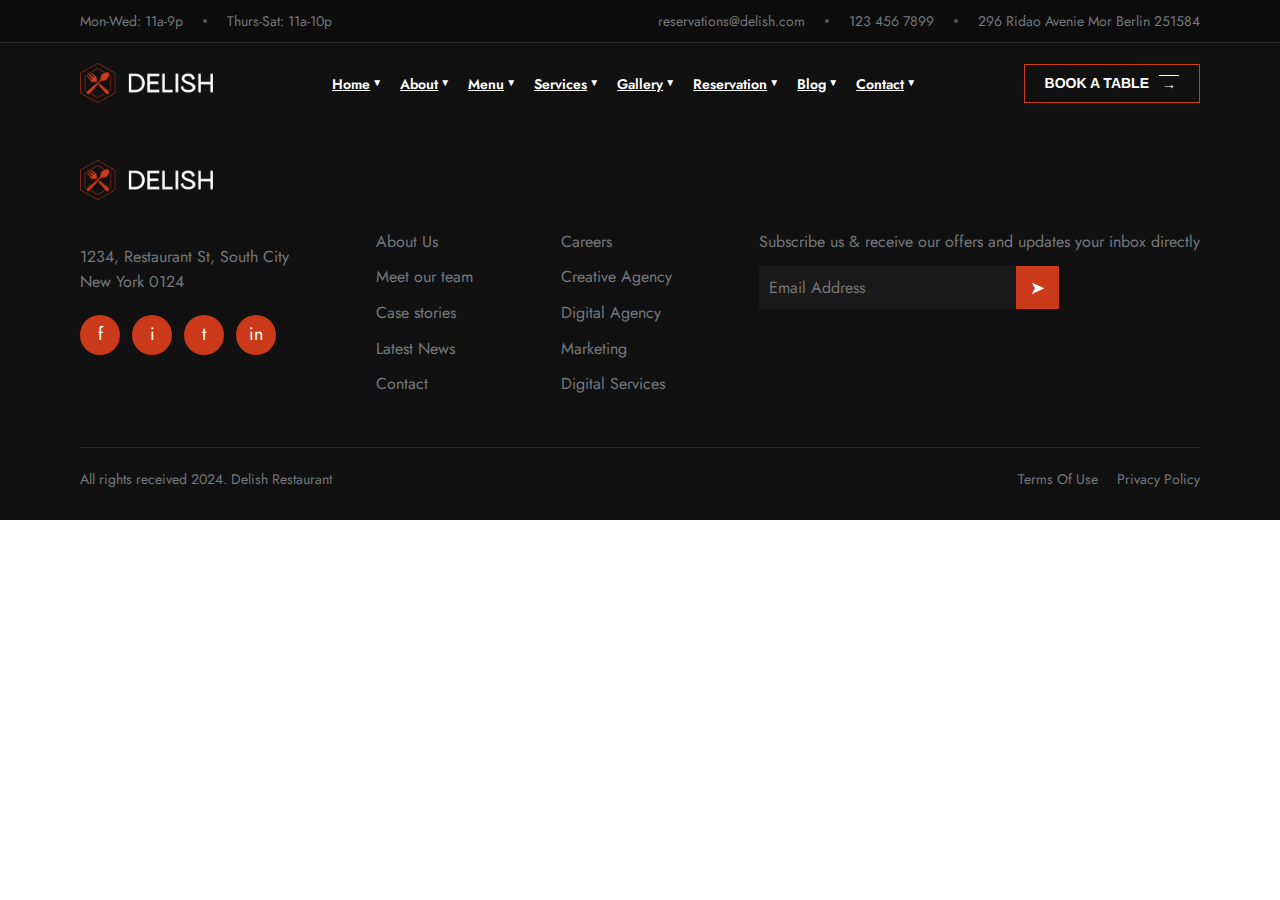
<file: about.html>
<!DOCTYPE html>
<html lang="en">
<head>
  <meta charset="UTF-8" />
  <meta name="viewport" content="width=device-width, initial-scale=1.0"/>
  <title>Delish Restaurant</title>
  <link rel="stylesheet" href="https://fonts.googleapis.com/css2?family=Jost:wght@400;500;700&display=swap">
  <link rel="stylesheet" href="style.css" />
  <link rel="stylesheet" href="about.css" />
</head>
<body>
 <!-- Top Info -->
  <div class="top">
  <div class="top-bar">
    <div class="left">
      <span>Mon-Wed: 11a-9p</span>
      <div class="divider"></div>
      <span>Thurs-Sat: 11a-10p</span>
    </div>
    <div class="right">
      <span>reservations@delish.com</span>
      <div class="divider"></div>
      <span>123 456 7899</span>
      <div class="divider"></div>
      <span>296 Ridao Avenie Mor Berlin 251584</span>
    </div>
  </div>

  <!-- Header NavBar -->
  <header class="main-header">
    <div class="logo">
      <img src="/images/logo.png" alt="Delish Logo">
    </div>

    <nav>
      <ul>
      <li><a href="index.html">Home</a></li>
      <li><a href="about.html">About</a></li>
      <li><a href="menu.html">Menu</a></li>
      <li><a href="services.html">Services</a></li>
      <li><a href="gallery.html">Gallery</a></li>
      <li><a href="reservation.html">Reservation</a></li>
      <li><a href="blog.html">Blog</a></li>
      <li><a href="contact.html">Contact</a></li>
      </ul>
    </nav>

    <button class="cta-button">
      BOOK A TABLE <span>→</span>
    </button>
  </header>
</div>




 <!-- FOOTER -->
   <footer>
    <div class="footer-container">
      
      <div class="footer-logo">
        <img src="/images/logo.png" alt="Delish Logo" />
        <p>1234, Restaurant St, South City<br>New York 0124</p>
        <div class="social-icons">
          <a href="#">f</a>
          <a href="#">i</a>
          <a href="#">t</a>
          <a href="#">in</a>
        </div>
      </div>

     
      <div class="footer-column">
        <h4>LINKS</h4>
        <ul>
          <li>About Us</li>
          <li>Meet our team</li>
          <li>Case stories</li>
          <li>Latest News</li>
          <li>Contact</li>
        </ul>
      </div>

      
      <div class="footer-column">
        <h4>OTHER LINK</h4>
        <ul>
          <li>Careers</li>
          <li>Creative Agency</li>
          <li>Digital Agency</li>
          <li>Marketing</li>
          <li>Digital Services</li>
        </ul>
      </div>

      
      <div class="footer-column newsletter">
        <h4>NEWSLETTER</h4>
        <p>Subscribe us & receive our offers and updates your inbox directly</p>
        <form class="newsletter-form">
          <input type="email" placeholder="Email Address" required />
          <button type="submit">➤</button>
        </form>
      </div>
    </div>

    <div class="footer-bottom">
      <span>All rights received 2024. Delish Restaurant</span>
      <span>
        <a href="#">Terms Of Use</a>
        <a href="#">Privacy Policy</a>
      </span>
    </div>
  </footer>

</body>
</html>
</file>
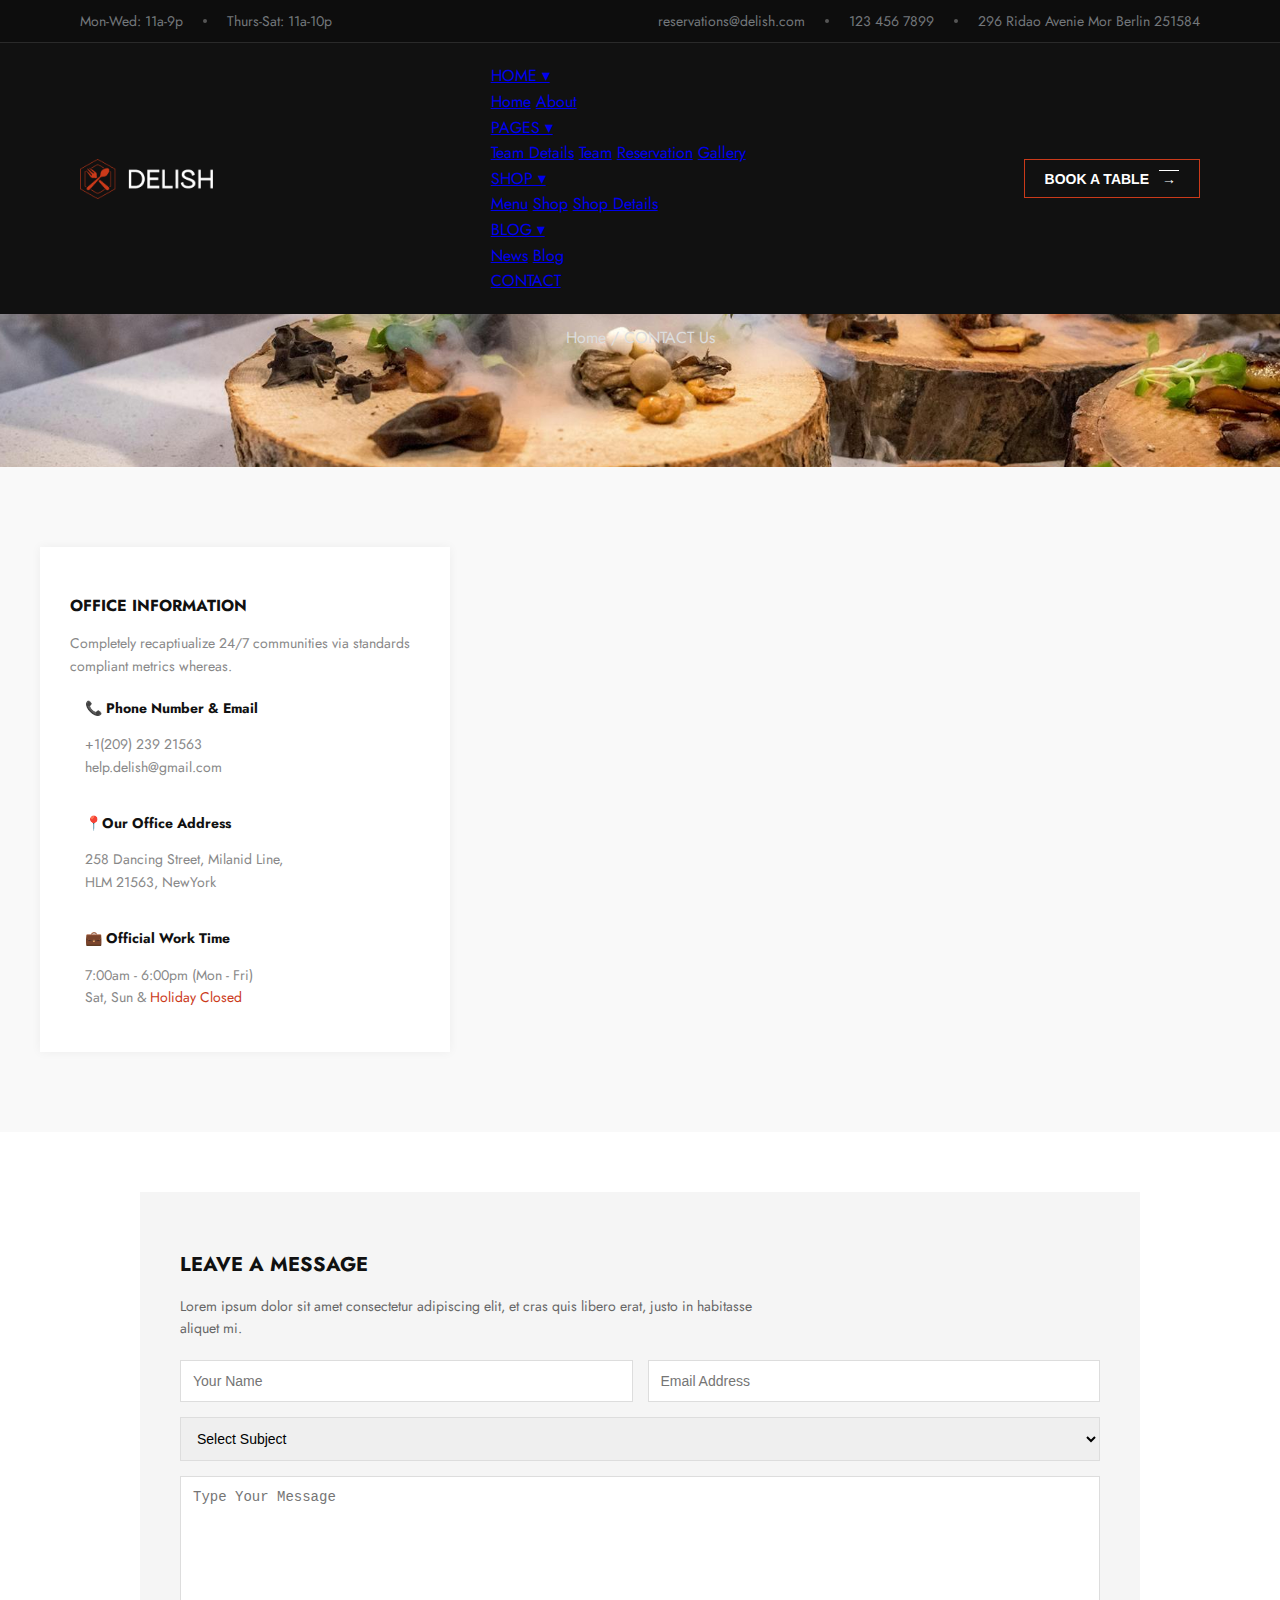
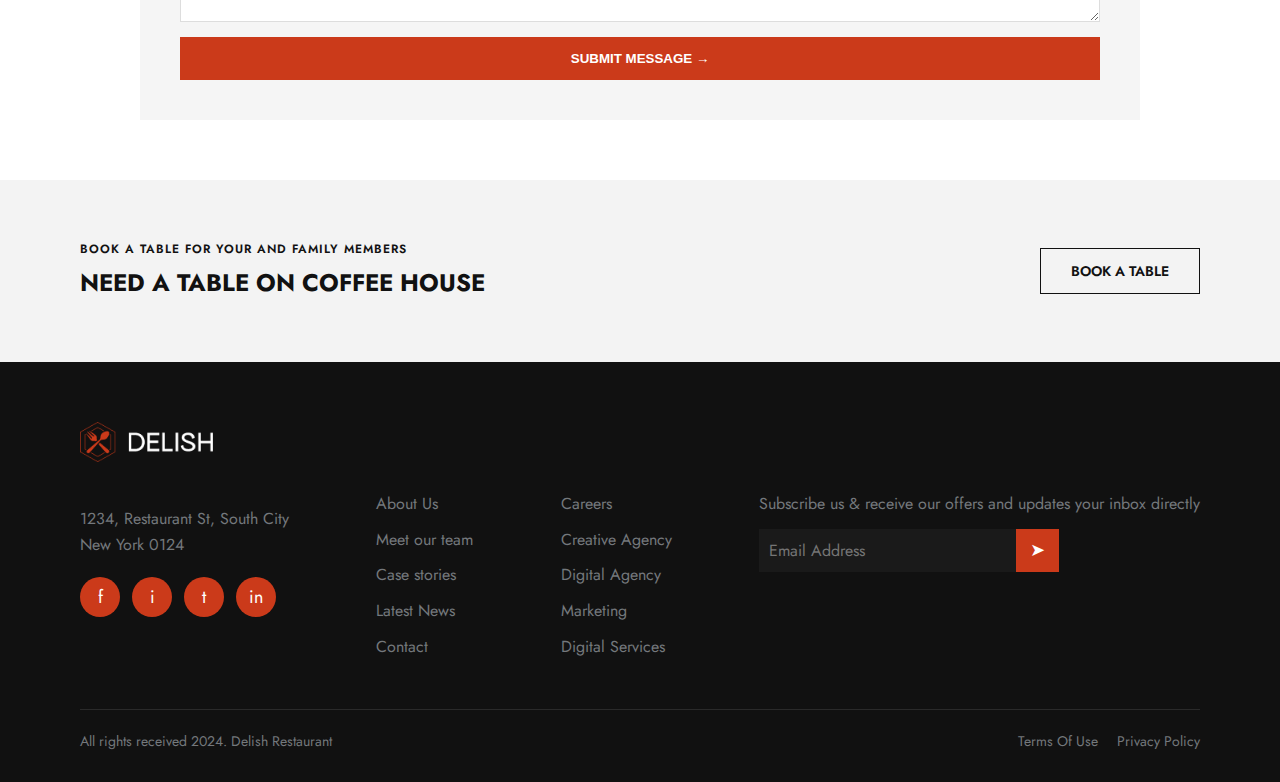
<file: contact.html>
<!DOCTYPE html>
<html lang="en">
<head>
  <meta charset="UTF-8" />
  <meta name="viewport" content="width=device-width, initial-scale=1.0"/>
  <title>Delish Restaurant</title>
  <link rel="stylesheet" href="https://fonts.googleapis.com/css2?family=Jost:wght@400;500;700&display=swap">
  <link rel="stylesheet" href="style.css" />
  <link rel="stylesheet" href="contact.css" />
  <link rel="stylesheet" href="about.css" />
  
</head>
<body>
 <!-- Top Info -->
  <div class="top">
  <div class="top-bar">
    <div class="left">
      <span>Mon-Wed: 11a-9p</span>
      <div class="divider"></div>
      <span>Thurs-Sat: 11a-10p</span>
    </div>
    <div class="right">
      <span>reservations@delish.com</span>
      <div class="divider"></div>
      <span>123 456 7899</span>
      <div class="divider"></div>
      <span>296 Ridao Avenie Mor Berlin 251584</span>
    </div>
  </div>

    <header class="main-header">
    <div class="logo">
      <img src="/images/logo.png" alt="Delish Logo">
    </div>
    <nav class="nav-links">
      <div class="dropdown">
        <a href="#">HOME ▾</a>
        <div class="dropdown-content">
          <a href="index.html">Home</a>
          <a href="about.html">About</a>
        </div>
      </div>
      <div class="dropdown">
        <a href="#">PAGES ▾</a>
        <div class="dropdown-content">
          <a href="teamDetails.html">Team Details</a>
          <a href="team.html">Team</a>
          <a href="reservation.html">Reservation</a>
          <a href="gallery.html">Gallery</a>
        </div>
      </div>
      <div class="dropdown">
        <a href="#">SHOP ▾</a>
        <div class="dropdown-content">
          <a href="menu.html">Menu</a>
          <a href="shop.html">Shop</a>
          <a href="shop_details.html">Shop Details</a>
        </div>
      </div>
      <div class="dropdown">
        <a href="#">BLOG ▾</a>
        <div class="dropdown-content">
          <a href="LatestNews.html">News</a>
          <a href="blogDetails.html">Blog</a>
        </div>
      </div>
      <a href="contact.html">CONTACT</a>
    </nav>

    <button class="cta-button">BOOK A TABLE <span>→</span></button>
  </header>
</div>

   <!-- Contact Section -->
 <section class="contact-hero">
  <div class="contact-hero-content">
    <h1>CONTACT US</h1>
    <p>Home / CONTACT Us</p>
  </div>
</section>

<section class="contact-section">
  <div class="contact-container">
    <div class="contact-info">
      <h3>OFFICE INFORMATION</h3>
      <p>Completely recaptiualize 24/7 communities via standards compliant metrics whereas.</p>

      <div class="info-item">
        <i class="fa fa-phone"></i>
        <div>
          <strong>📞 Phone Number & Email</strong>
          <p>+1(209) 239 21563<br>help.delish@gmail.com</p>
        </div>
      </div>

      <div class="info-item">
        <i class="fa fa-map-marker"></i>
        <div>
          <strong>📍Our Office Address</strong>
          <p>258 Dancing Street, Milanid Line,<br> HLM 21563, NewYork</p>
        </div>
      </div>

      <div class="info-item">
        <i class="fa fa-clock-o"></i>
        <div>
          <strong>💼 Official Work Time</strong>
          <p>7:00am - 6:00pm (Mon - Fri)<br>Sat, Sun & <span class="closed">Holiday Closed</span></p>
        </div>
      </div>
    </div>
</section>
    <!-- Leave a Message Form -->
     <section class="contact-form">
    <div class="leave-message">
      <h2>LEAVE A MESSAGE</h2>
      <p>Lorem ipsum dolor sit amet consectetur adipiscing elit, et cras quis libero erat, justo in habitasse aliquet mi.</p>
      <form>
        <div class="form-row">
          <input type="text" placeholder="Your Name">
          <input type="email" placeholder="Email Address">
        </div>
        <select>
          <option>Select Subject</option>
          <option>Reservation</option>
          <option>Feedback</option>
          <option>Other</option>
        </select>
        <textarea placeholder="Type Your Message"></textarea>
        <button type="submit">SUBMIT MESSAGE →</button>
      </form>
    </div>
  </div>
</section>

<section class="cta-strip">
  <div class="cta-content">
    <p class="subtext">BOOK A TABLE FOR YOUR AND FAMILY MEMBERS</p>
    <h3>NEED A TABLE ON COFFEE HOUSE</h3>
  </div>
  <div class="cta-button-wrap">
    <a href="#" class="cta-book-btn">BOOK A TABLE</a>
  </div>
</section>
<!-- FOOTER -->
   <footer>
    <div class="footer-container">
      
      <div class="footer-logo">
        <img src="/images/logo.png" alt="Delish Logo" />
        <p>1234, Restaurant St, South City<br>New York 0124</p>
        <div class="social-icons">
          <a href="#">f</a>
          <a href="#">i</a>
          <a href="#">t</a>
          <a href="#">in</a>
        </div>
      </div>

     
      <div class="footer-column">
        <h4>LINKS</h4>
        <ul>
          <li>About Us</li>
          <li>Meet our team</li>
          <li>Case stories</li>
          <li>Latest News</li>
          <li>Contact</li>
        </ul>
      </div>

      
      <div class="footer-column">
        <h4>OTHER LINK</h4>
        <ul>
          <li>Careers</li>
          <li>Creative Agency</li>
          <li>Digital Agency</li>
          <li>Marketing</li>
          <li>Digital Services</li>
        </ul>
      </div>

      
      <div class="footer-column newsletter">
        <h4>NEWSLETTER</h4>
        <p>Subscribe us & receive our offers and updates your inbox directly</p>
        <form class="newsletter-form">
          <input type="email" placeholder="Email Address" required />
          <button type="submit">➤</button>
        </form>
      </div>
    </div>

    <div class="footer-bottom">
      <span>All rights received 2024. Delish Restaurant</span>
      <span>
        <a href="#">Terms Of Use</a>
        <a href="#">Privacy Policy</a>
      </span>
    </div>
  </footer>

</body>
</html>
</file>
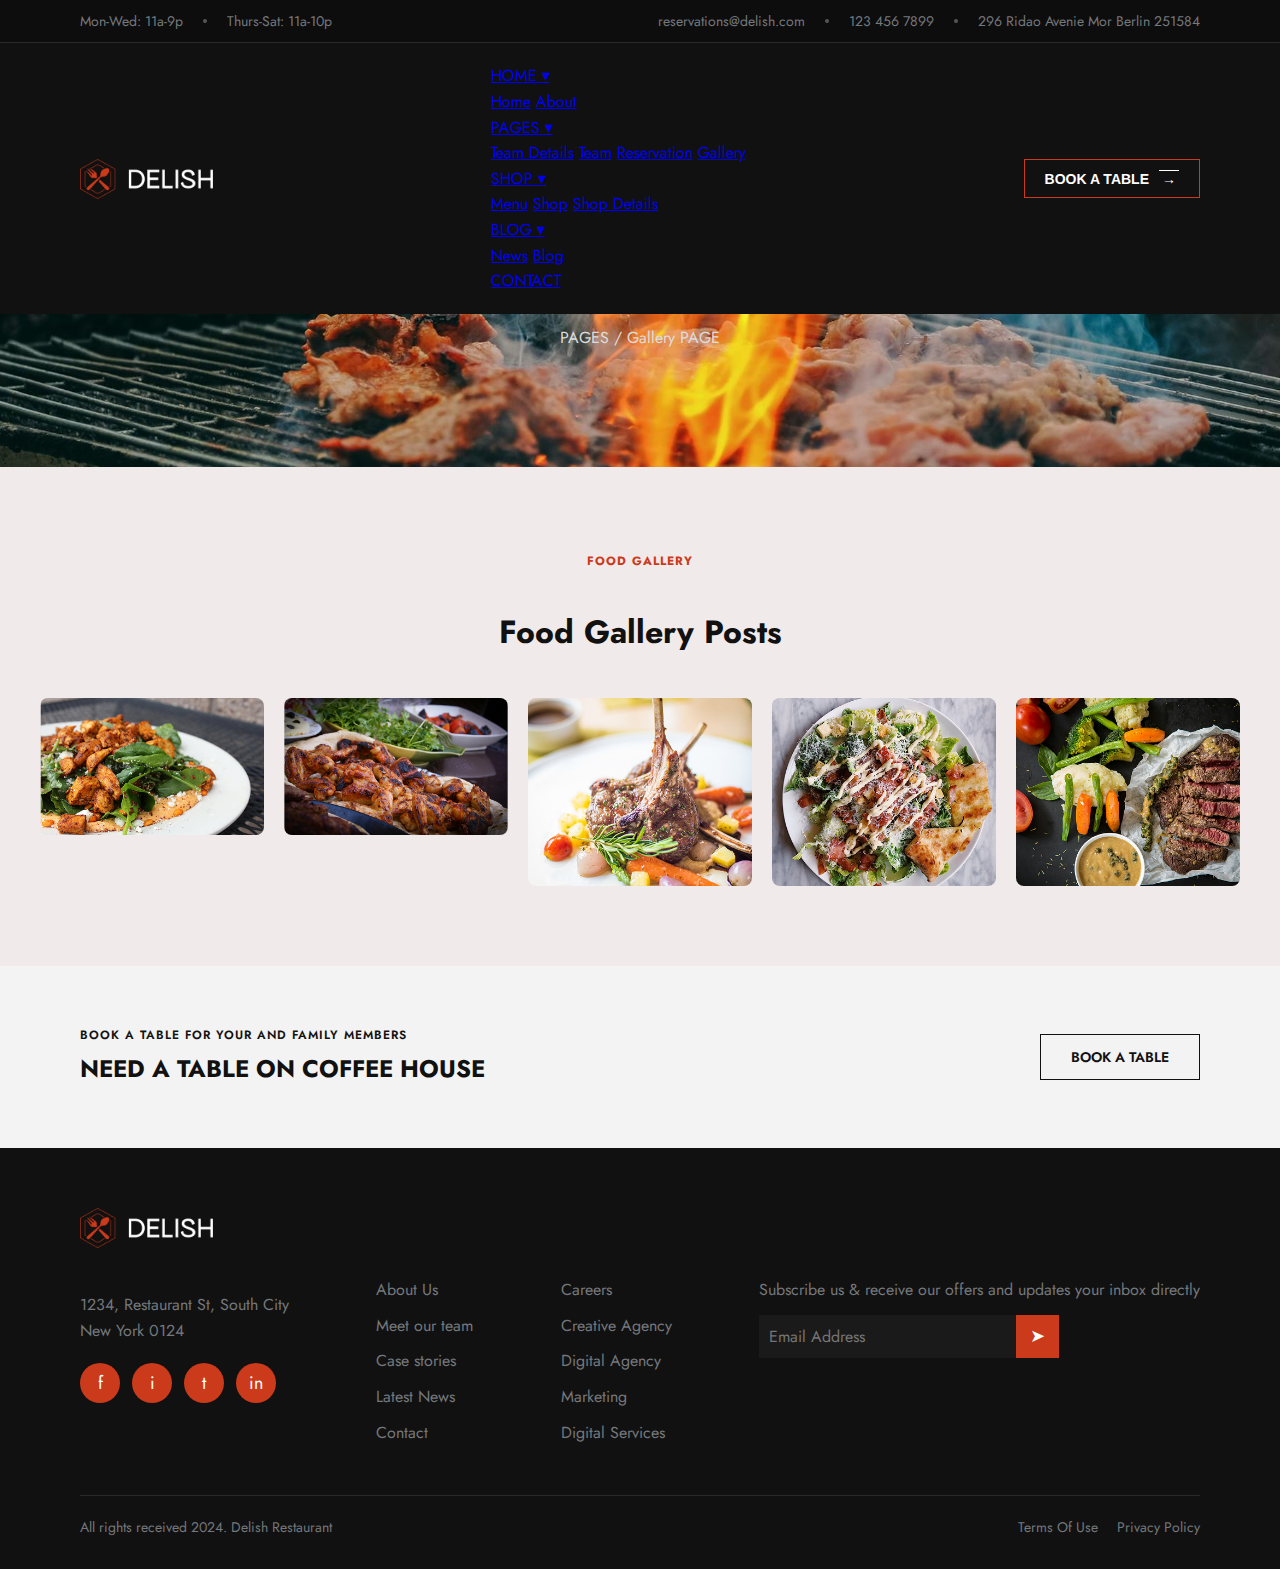
<file: gallery.html>
<!DOCTYPE html>
<html lang="en">
<head>
  <meta charset="UTF-8" />
  <meta name="viewport" content="width=device-width, initial-scale=1.0"/>
  <title>Delish Restaurant</title>
  <link rel="stylesheet" href="https://fonts.googleapis.com/css2?family=Jost:wght@400;500;700&display=swap">
  <link rel="stylesheet" href="style.css" />
  <link rel="stylesheet" href="gallery.css" />
</head>
<body>
 <!-- Top Info -->
   <div class="top">
  <div class="top-bar">
    <div class="left">
      <span>Mon-Wed: 11a-9p</span>
      <div class="divider"></div>
      <span>Thurs-Sat: 11a-10p</span>
    </div>
    <div class="right">
      <span>reservations@delish.com</span>
      <div class="divider"></div>
      <span>123 456 7899</span>
      <div class="divider"></div>
      <span>296 Ridao Avenie Mor Berlin 251584</span>
    </div>
  </div>

    <header class="main-header">
    <div class="logo">
      <img src="/images/logo.png" alt="Delish Logo">
    </div>
    <nav class="nav-links">
      <div class="dropdown">
        <a href="#">HOME ▾</a>
        <div class="dropdown-content">
          <a href="index.html">Home</a>
          <a href="about.html">About</a>
        </div>
      </div>
      <div class="dropdown">
        <a href="#">PAGES ▾</a>
        <div class="dropdown-content">
          <a href="teamDetails.html">Team Details</a>
          <a href="team.html">Team</a>
          <a href="reservation.html">Reservation</a>
          <a href="gallery.html">Gallery</a>
        </div>
      </div>
      <div class="dropdown">
        <a href="#">SHOP ▾</a>
        <div class="dropdown-content">
          <a href="menu.html">Menu</a>
          <a href="#">Shop</a>
          <a href="#">Shop Details</a>
        </div>
      </div>
      <div class="dropdown">
        <a href="#">BLOG ▾</a>
        <div class="dropdown-content">
          <a href="LatestNews.html">News</a>
          <a href="blogDetails.html">Blog</a>
        </div>
      </div>
      <a href="contact.html">CONTACT</a>
    </nav>

    <button class="cta-button">BOOK A TABLE <span>→</span></button>
  </header>
</div>

<section class="hero-section">
  <div class="hero-content">
    <h1>GALLERY PAGE</h1>
    <p>PAGES / Gallery PAGE</p>
  </div>
</section> 
<section class="food-gallery">
  <div class="container">
    <span class="tag">FOOD GALLERY</span>
    <h2>Food Gallery Posts</h2>
    <div class="gallery-grid">
     
      <img src="images/about 1.png" alt="Food 1">
      <img src="images/about 2.png" alt="Food 2">
      <img src="images/about 3.png" alt="Food 3">
      <img src="images/about 4.png" alt="Food 4">
      <img src="images/about 5.png" alt="Food 5">
    </div>
  </div>
</section>

<section class="cta-strip">
  <div class="cta-content">
    <p class="subtext">BOOK A TABLE FOR YOUR AND FAMILY MEMBERS</p>
    <h3>NEED A TABLE ON COFFEE HOUSE</h3>
  </div>
  <div class="cta-button-wrap">
    <a href="#" class="cta-book-btn">BOOK A TABLE</a>
  </div>
</section>



 <!-- FOOTER -->
   <footer>
    <div class="footer-container">
      
      <div class="footer-logo">
        <img src="/images/logo.png" alt="Delish Logo" />
        <p>1234, Restaurant St, South City<br>New York 0124</p>
        <div class="social-icons">
          <a href="#">f</a>
          <a href="#">i</a>
          <a href="#">t</a>
          <a href="#">in</a>
        </div>
      </div>

     
      <div class="footer-column">
        <h4>LINKS</h4>
        <ul>
          <li>About Us</li>
          <li>Meet our team</li>
          <li>Case stories</li>
          <li>Latest News</li>
          <li>Contact</li>
        </ul>
      </div>

      
      <div class="footer-column">
        <h4>OTHER LINK</h4>
        <ul>
          <li>Careers</li>
          <li>Creative Agency</li>
          <li>Digital Agency</li>
          <li>Marketing</li>
          <li>Digital Services</li>
        </ul>
      </div>

      
      <div class="footer-column newsletter">
        <h4>NEWSLETTER</h4>
        <p>Subscribe us & receive our offers and updates your inbox directly</p>
        <form class="newsletter-form">
          <input type="email" placeholder="Email Address" required />
          <button type="submit">➤</button>
        </form>
      </div>
    </div>

    <div class="footer-bottom">
      <span>All rights received 2024. Delish Restaurant</span>
      <span>
        <a href="#">Terms Of Use</a>
        <a href="#">Privacy Policy</a>
      </span>
    </div>
  </footer>

</body>
</html>
</file>
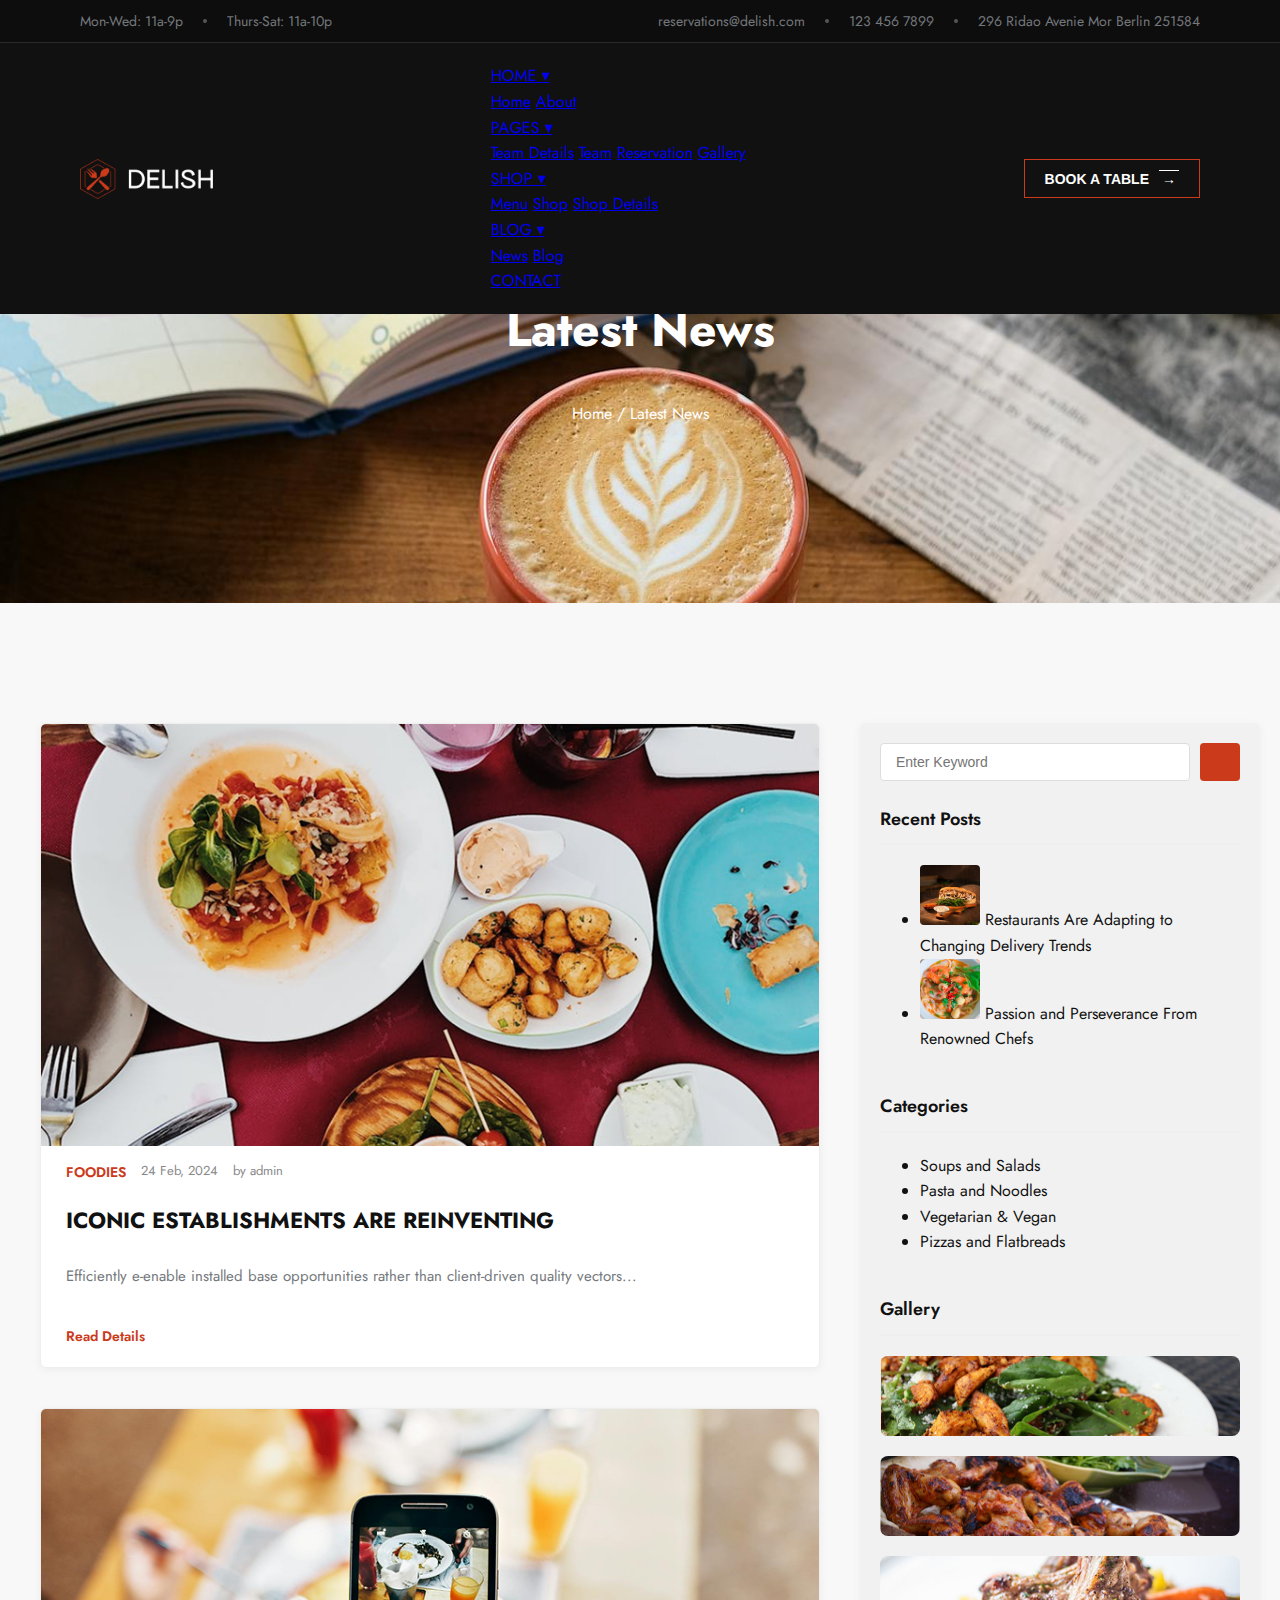
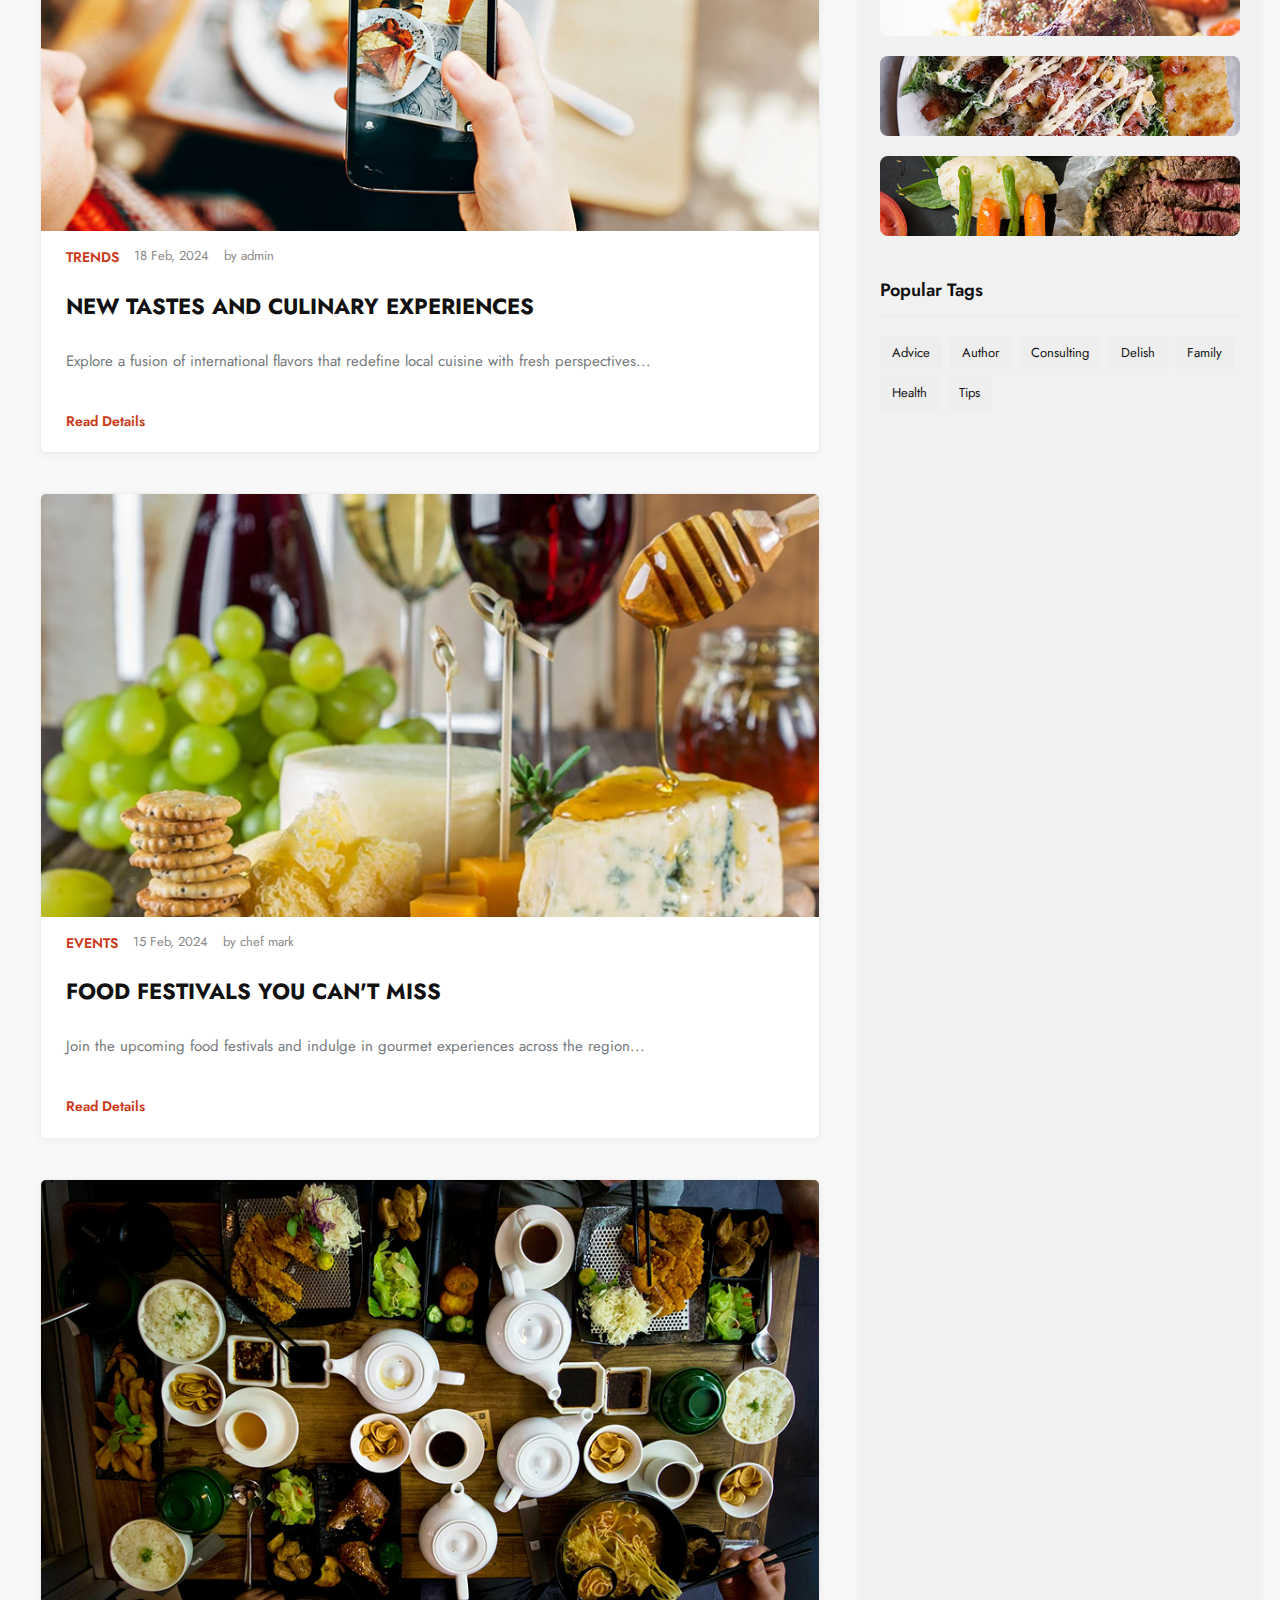
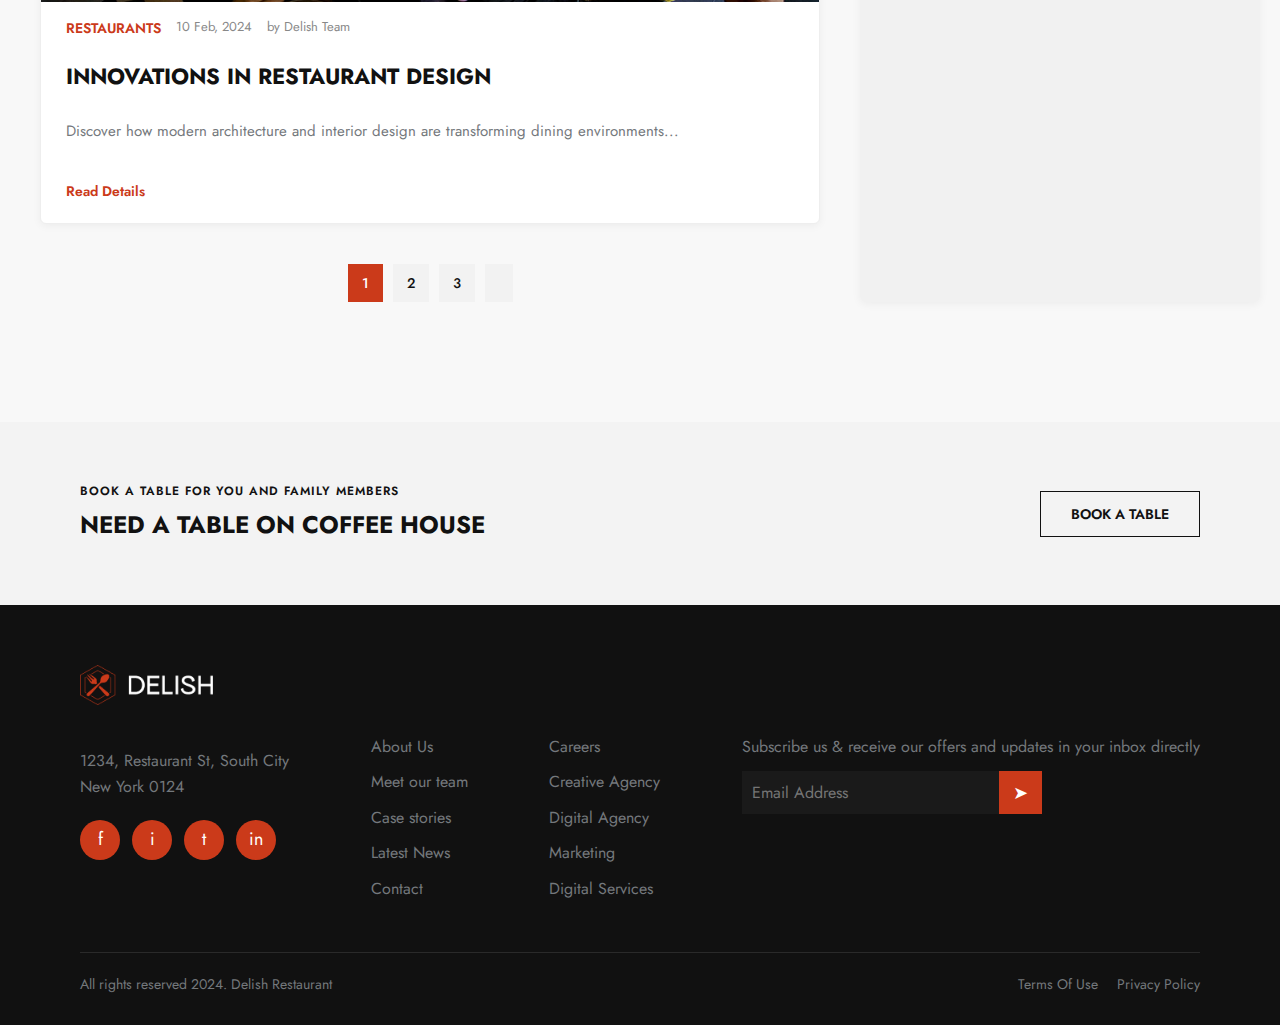
<file: LatestNews.html>
<!DOCTYPE html>
<html lang="en">
<head>
  <meta charset="UTF-8" />
  <meta name="viewport" content="width=device-width, initial-scale=1.0"/>
  <title>Delish Restaurant</title>
  <link rel="stylesheet" href="https://fonts.googleapis.com/css2?family=Jost:wght@400;500;700&display=swap">
  <link rel="stylesheet" href="style.css" />
  <link rel="stylesheet" href="contact.css" />
  <link rel="stylesheet" href="LatestNews.css" />
  <link rel="stylesheet" href="about.css" />
</head>
<body>

<!-- Top Bar & Header -->
 <div class="top">
  <div class="top-bar">
    <div class="left">
      <span>Mon-Wed: 11a-9p</span>
      <div class="divider"></div>
      <span>Thurs-Sat: 11a-10p</span>
    </div>
    <div class="right">
      <span>reservations@delish.com</span>
      <div class="divider"></div>
      <span>123 456 7899</span>
      <div class="divider"></div>
      <span>296 Ridao Avenie Mor Berlin 251584</span>
    </div>
  </div>

    <header class="main-header">
    <div class="logo">
      <img src="/images/logo.png" alt="Delish Logo">
    </div>
    <nav class="nav-links">
      <div class="dropdown">
        <a href="#">HOME ▾</a>
        <div class="dropdown-content">
          <a href="index.html">Home</a>
          <a href="about.html">About</a>
        </div>
      </div>
      <div class="dropdown">
        <a href="#">PAGES ▾</a>
        <div class="dropdown-content">
          <a href="teamDetails.html">Team Details</a>
          <a href="team.html">Team</a>
          <a href="reservation.html">Reservation</a>
          <a href="gallery.html">Gallery</a>
        </div>
      </div>
      <div class="dropdown">
        <a href="#">SHOP ▾</a>
        <div class="dropdown-content">
          <a href="#">Menu</a>
          <a href="#">Shop</a>
          <a href="#">Shop Details</a>
        </div>
      </div>
      <div class="dropdown">
        <a href="#">BLOG ▾</a>
        <div class="dropdown-content">
          <a href="#">News</a>
          <a href="blogDetails.html">Blog</a>
        </div>
      </div>
      <a href="contact.html">CONTACT</a>
    </nav>

    <button class="cta-button">BOOK A TABLE <span>→</span></button>
  </header>
</div>

<!-- Hero Section -->
<section class="blog-hero">
  <div class="container">
    <h1>Latest News</h1>
    <p>Home / Latest News</p>
  </div>
</section>

<!-- Blog + Sidebar -->
<section class="blog-section">
  <div class="container blog-container">

    <!-- Blog Main Content -->
    <div class="blog-main">
      <div class="blog-item">
        <img src="images/laNe1.png" alt="Blog Image">
        <div class="blog-meta">
          <span class="tag">Foodies</span>
          <span><i class="fa fa-calendar"></i> 24 Feb, 2024</span>
          <span><i class="fa fa-user"></i> by admin</span>
        </div>
        <h3>Iconic Establishments Are Reinventing</h3>
        <p>Efficiently e-enable installed base opportunities rather than client-driven quality vectors...</p>
        <a href="#">Read Details <i class="fa fa-arrow-right"></i></a>
      </div>

      <div class="blog-item">
        <img src="images/LaNe2.png" alt="Blog Image">
        <div class="blog-meta">
          <span class="tag">Trends</span>
          <span><i class="fa fa-calendar"></i> 18 Feb, 2024</span>
          <span><i class="fa fa-user"></i> by admin</span>
        </div>
        <h3>New Tastes and Culinary Experiences</h3>
        <p>Explore a fusion of international flavors that redefine local cuisine with fresh perspectives...</p>
        <a href="#">Read Details <i class="fa fa-arrow-right"></i></a>
      </div>

      <div class="blog-item">
        <img src="images/LaNe3.png" alt="Blog Image">
        <div class="blog-meta">
          <span class="tag">Events</span>
          <span><i class="fa fa-calendar"></i> 15 Feb, 2024</span>
          <span><i class="fa fa-user"></i> by chef mark</span>
        </div>
        <h3>Food Festivals You Can't Miss</h3>
        <p>Join the upcoming food festivals and indulge in gourmet experiences across the region...</p>
        <a href="#">Read Details <i class="fa fa-arrow-right"></i></a>
      </div>

      <div class="blog-item">
        <img src="images/LaNe4.png" alt="Blog Image">
        <div class="blog-meta">
          <span class="tag">Restaurants</span>
          <span><i class="fa fa-calendar"></i> 10 Feb, 2024</span>
          <span><i class="fa fa-user"></i> by Delish Team</span>
        </div>
        <h3>Innovations in Restaurant Design</h3>
        <p>Discover how modern architecture and interior design are transforming dining environments...</p>
        <a href="#">Read Details <i class="fa fa-arrow-right"></i></a>
      </div>

      <!-- Pagination -->
      <div class="pagination">
        <a class="active">1</a>
        <a>2</a>
        <a>3</a>
        <a><i class="fa fa-chevron-right"></i></a>
      </div>
    </div>

    <!-- Sidebar -->
    <aside class="blog-sidebar">
      <div class="search-box">
        <input type="text" placeholder="Enter Keyword">
        <button><i class="fa fa-search"></i></button>
      </div>

      <div class="sidebar-widget">
        <h4>Recent Posts</h4>
        <ul class="recent-posts">
          <li><img src="images/bun.png"> <span>Restaurants Are Adapting to Changing Delivery Trends</span></li>
          <li><img src="images/buffet.png"> <span>Passion and Perseverance From Renowned Chefs</span></li>
        </ul>
      </div>

      <div class="sidebar-widget">
        <h4>Categories</h4>
        <ul class="categories">
          <li><a href="#">Soups and Salads <i class="fa fa-angle-right"></i></a></li>
          <li><a href="#">Pasta and Noodles <i class="fa fa-angle-right"></i></a></li>
          <li><a href="#">Vegetarian & Vegan <i class="fa fa-angle-right"></i></a></li>
          <li><a href="#">Pizzas and Flatbreads <i class="fa fa-angle-right"></i></a></li>
        </ul>
      </div>

      <div class="sidebar-widget">
        <h4>Gallery</h4>
        <div class="gallery-grid">
          <img src="images/about 1.png">
          <img src="images/about 2.png">
          <img src="images/about 3.png">
          <img src="images/about 4.png">
          <img src="images/about 5.png">
        </div>
      </div>

      <div class="sidebar-widget">
        <h4>Popular Tags</h4>
        <div class="tags">
          <span>Advice</span>
          <span>Author</span>
          <span>Consulting</span>
          <span>Delish</span>
          <span>Family</span>
          <span>Health</span>
          <span>Tips</span>
        </div>
      </div>
    </aside>

  </div>
</section>

<!-- Call to Action -->
<section class="cta-strip">
  <div class="cta-content">
    <p class="subtext">BOOK A TABLE FOR YOU AND FAMILY MEMBERS</p>
    <h3>NEED A TABLE ON COFFEE HOUSE</h3>
  </div>
  <div class="cta-button-wrap">
    <a href="#" class="cta-book-btn">BOOK A TABLE</a>
  </div>
</section>

<!-- Footer -->
<footer>
  <div class="footer-container">
    <div class="footer-logo">
      <img src="/images/logo.png" alt="Delish Logo" />
      <p>1234, Restaurant St, South City<br>New York 0124</p>
      <div class="social-icons">
        <a href="#">f</a>
        <a href="#">i</a>
        <a href="#">t</a>
        <a href="#">in</a>
      </div>
    </div>

    <div class="footer-column">
      <h4>LINKS</h4>
      <ul>
        <li>About Us</li>
        <li>Meet our team</li>
        <li>Case stories</li>
        <li>Latest News</li>
        <li>Contact</li>
      </ul>
    </div>

    <div class="footer-column">
      <h4>OTHER LINK</h4>
      <ul>
        <li>Careers</li>
        <li>Creative Agency</li>
        <li>Digital Agency</li>
        <li>Marketing</li>
        <li>Digital Services</li>
      </ul>
    </div>

    <div class="footer-column newsletter">
      <h4>NEWSLETTER</h4>
      <p>Subscribe us & receive our offers and updates in your inbox directly</p>
      <form class="newsletter-form">
        <input type="email" placeholder="Email Address" required />
        <button type="submit">➤</button>
      </form>
    </div>
  </div>

  <div class="footer-bottom">
    <span>All rights reserved 2024. Delish Restaurant</span>
    <span>
      <a href="#">Terms Of Use</a>
      <a href="#">Privacy Policy</a>
    </span>
  </div>
</footer>

</body>
</html>
</file>
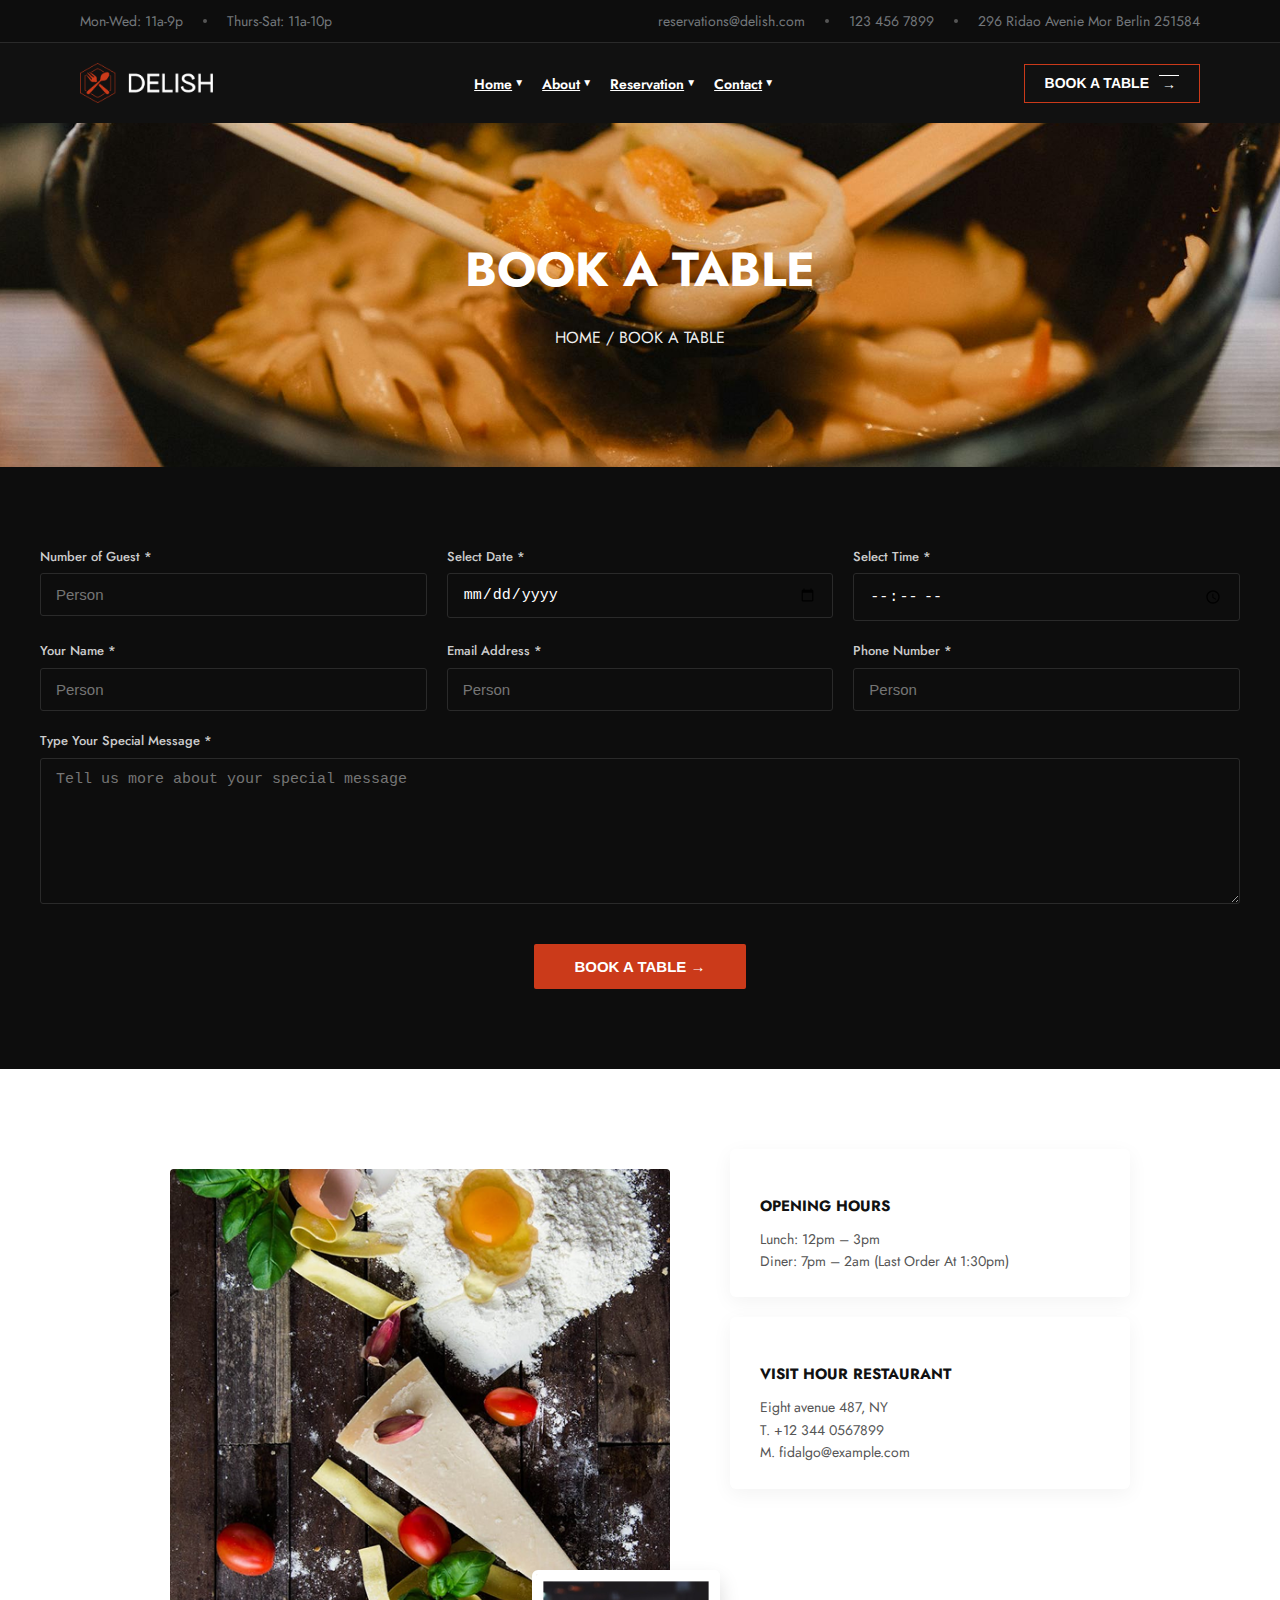
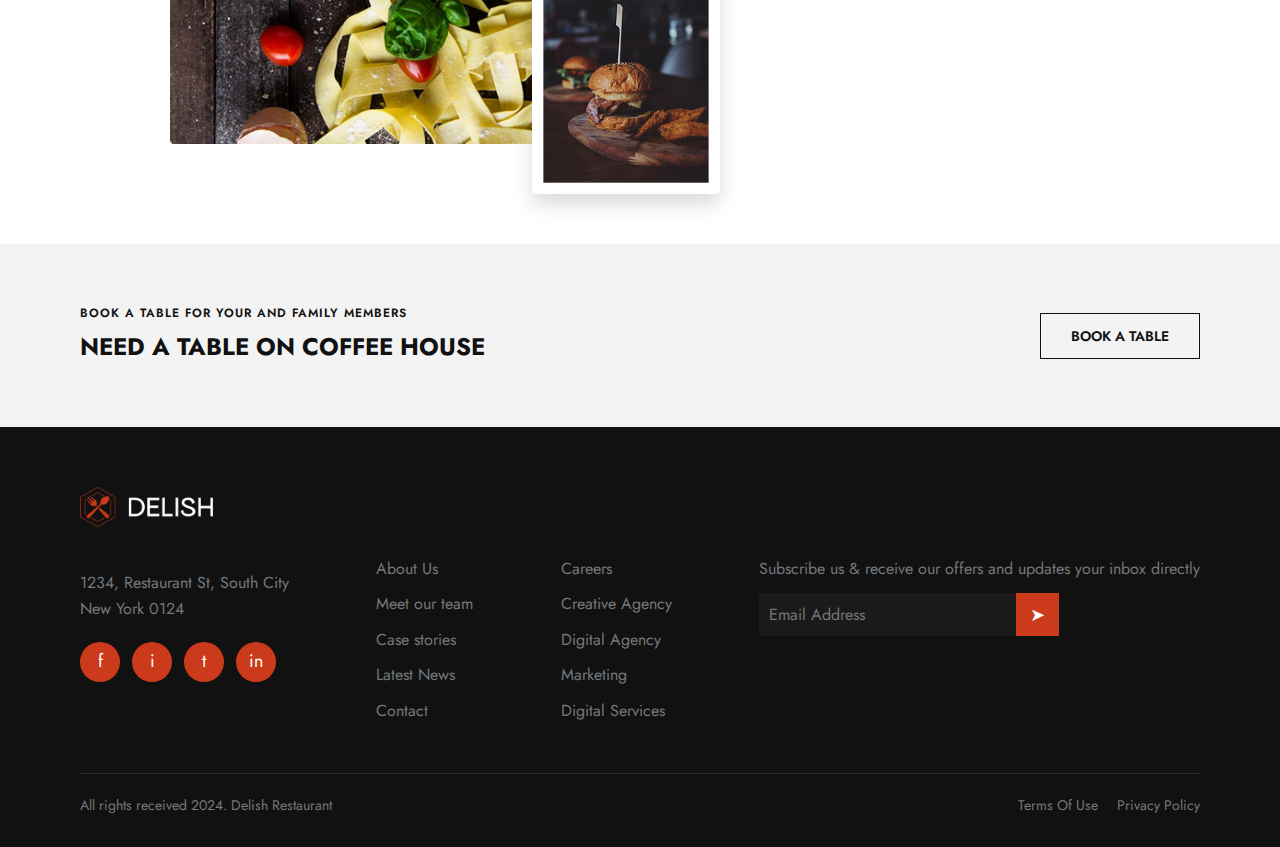
<file: reservation.html>
<!DOCTYPE html>
<html lang="en">
<head>
  <meta charset="UTF-8" />
  <meta name="viewport" content="width=device-width, initial-scale=1.0"/>
  <title>Delish Restaurant</title>
  <link rel="stylesheet" href="https://fonts.googleapis.com/css2?family=Jost:wght@400;500;700&display=swap">
  <link rel="stylesheet" href="style.css" />
  <link rel="stylesheet" href="about.css" />
  <link rel="stylesheet" href="reservation.css" />
</head>
<body>

 <!-- Top Info -->
  <div class="top">
  <div class="top-bar">
    <div class="left">
      <span>Mon-Wed: 11a-9p</span>
      <div class="divider"></div>
      <span>Thurs-Sat: 11a-10p</span>
    </div>
    <div class="right">
      <span>reservations@delish.com</span>
      <div class="divider"></div>
      <span>123 456 7899</span>
      <div class="divider"></div>
      <span>296 Ridao Avenie Mor Berlin 251584</span>
    </div>
  </div>

  <!-- Header NavBar -->
  <header class="main-header">
    <div class="logo">
      <img src="/images/logo.png" alt="Delish Logo">
    </div>

    <nav>
      <ul>
      <li><a href="index.html">Home</a></li>
      <li><a href="about.html">About</a></li>
      <li><a href="reservation.html">Reservation</a></li>
      <li><a href="contact.html">Contact</a></li>
      </ul>
    </nav>

    <button class="cta-button">
      BOOK A TABLE <span>→</span>
    </button>
  </header>
</div>

<!--RESERVATION-->
  <section class="reservation-hero">
    <div class="overlay">
      <h1>BOOK A TABLE</h1>
      <p>HOME / BOOK A TABLE</p>
    </div>
  </section>

  <!-- Reservation Form Section -->
<section class="reservation-section">
  <div class="reservation-form">
    <div class="form-group">
      <label>Number of Guest *</label>
      <input type="text" placeholder="Person" />
    </div>
    <div class="form-group">
      <label>Select Date *</label>
      <input type="date" />
    </div>
    <div class="form-group">
      <label>Select Time *</label>
      <input type="time" />
    </div>
    <div class="form-group">
      <label>Your Name *</label>
      <input type="text" placeholder="Person" />
    </div>
    <div class="form-group">
      <label>Email Address *</label>
      <input type="email" placeholder="Person" />
    </div>
    <div class="form-group">
      <label>Phone Number *</label>
      <input type="tel" placeholder="Person" />
    </div>
    <div class="form-group full">
      <label>Type Your Special Message *</label>
      <textarea placeholder="Tell us more about your special message"></textarea>
    </div>
  </div>
  <button class="reservation-btn">BOOK A TABLE →</button>
</section>

<!-- Restaurant Info Section -->
<section class="restaurant-info">
  <div class="image-box">
    <img src="images/reservation2.png" alt="Pasta and Ingredients" />
    <img src="images/reservation1.png" alt="Burger" class="overlay-img" />
  </div>
  <div class="info-boxes">
    <div class="info-box">
      <h4>OPENING HOURS</h4>
      <p>Lunch: 12pm – 3pm<br />
         Diner: 7pm – 2am (Last Order At 1:30pm)</p>
    </div>
    <div class="info-box">
      <h4>VISIT HOUR RESTAURANT</h4>
      <p>Eight avenue 487, NY<br />
         T. +12 344 0567899<br />
         M. fidalgo@example.com</p>
    </div>
  </div>
</section>


  <!--CTA-->
<section class="cta-strip">
  <div class="cta-content">
    <p class="subtext">BOOK A TABLE FOR YOUR AND FAMILY MEMBERS</p>
    <h3>NEED A TABLE ON COFFEE HOUSE</h3>
  </div>
  <div class="cta-button-wrap">
    <a href="#" class="cta-book-btn">BOOK A TABLE</a>
  </div>
</section>

<!-- FOOTER -->
   <footer>
    <div class="footer-container">
      
      <div class="footer-logo">
        <img src="/images/logo.png" alt="Delish Logo" />
        <p>1234, Restaurant St, South City<br>New York 0124</p>
        <div class="social-icons">
          <a href="#">f</a>
          <a href="#">i</a>
          <a href="#">t</a>
          <a href="#">in</a>
        </div>
      </div>

     
      <div class="footer-column">
        <h4>LINKS</h4>
        <ul>
          <li>About Us</li>
          <li>Meet our team</li>
          <li>Case stories</li>
          <li>Latest News</li>
          <li>Contact</li>
        </ul>
      </div>

      
      <div class="footer-column">
        <h4>OTHER LINK</h4>
        <ul>
          <li>Careers</li>
          <li>Creative Agency</li>
          <li>Digital Agency</li>
          <li>Marketing</li>
          <li>Digital Services</li>
        </ul>
      </div>

      
      <div class="footer-column newsletter">
        <h4>NEWSLETTER</h4>
        <p>Subscribe us & receive our offers and updates your inbox directly</p>
        <form class="newsletter-form">
          <input type="email" placeholder="Email Address" required />
          <button type="submit">➤</button>
        </form>
      </div>
    </div>

    <div class="footer-bottom">
      <span>All rights received 2024. Delish Restaurant</span>
      <span>
        <a href="#">Terms Of Use</a>
        <a href="#">Privacy Policy</a>
      </span>
    </div>
  </footer>

</body>
</html>
</file>
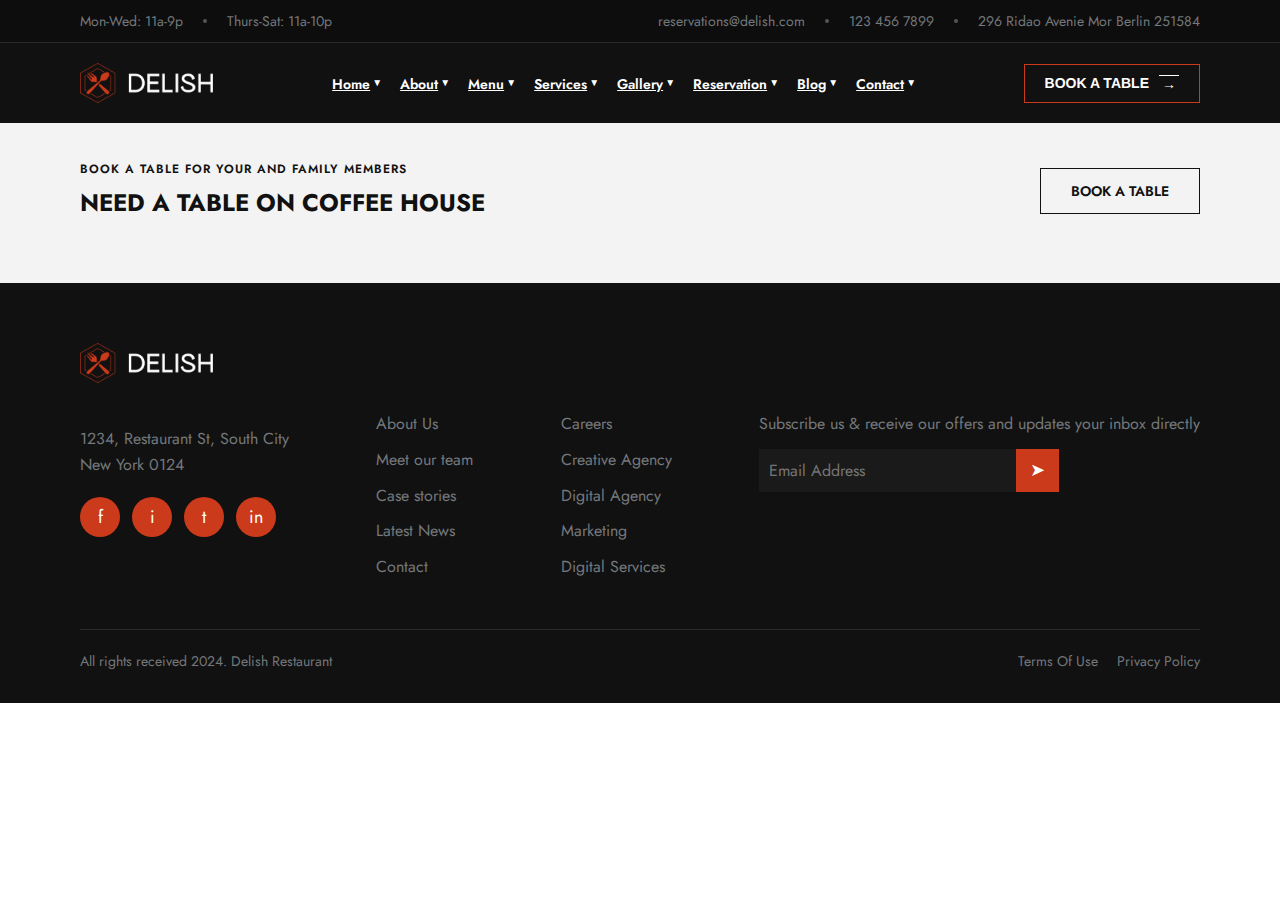
<file: team.html>
<!DOCTYPE html>
<html lang="en">
<head>
  <meta charset="UTF-8" />
  <meta name="viewport" content="width=device-width, initial-scale=1.0"/>
  <title>Delish Restaurant</title>
  <link rel="stylesheet" href="https://fonts.googleapis.com/css2?family=Jost:wght@400;500;700&display=swap">
  <link rel="stylesheet" href="style.css" />
  <link rel="stylesheet" href="about.css" />
  <link rel="stylesheet" href="team.css" />

</head>
<body>
 <!-- Top Info -->
  <div class="top">
  <div class="top-bar">
    <div class="left">
      <span>Mon-Wed: 11a-9p</span>
      <div class="divider"></div>
      <span>Thurs-Sat: 11a-10p</span>
    </div>
    <div class="right">
      <span>reservations@delish.com</span>
      <div class="divider"></div>
      <span>123 456 7899</span>
      <div class="divider"></div>
      <span>296 Ridao Avenie Mor Berlin 251584</span>
    </div>
  </div>

  <!-- Header NavBar -->
  <header class="main-header">
    <div class="logo">
      <img src="/images/logo.png" alt="Delish Logo">
    </div>

    <nav>
      <ul>
      <li><a href="index.html">Home</a></li>
      <li><a href="about.html">About</a></li>
      <li><a href="menu.html">Menu</a></li>
      <li><a href="services.html">Services</a></li>
      <li><a href="gallery.html">Gallery</a></li>
      <li><a href="reservation.html">Reservation</a></li>
      <li><a href="blog.html">Blog</a></li>
      <li><a href="contact.html">Contact</a></li>
      </ul>
    </nav>

    <button class="cta-button">
      BOOK A TABLE <span>→</span>
    </button>
  </header>
</div>




<!--CTA-->
<section class="cta-strip">
  <div class="cta-content">
    <p class="subtext">BOOK A TABLE FOR YOUR AND FAMILY MEMBERS</p>
    <h3>NEED A TABLE ON COFFEE HOUSE</h3>
  </div>
  <div class="cta-button-wrap">
    <a href="#" class="cta-book-btn">BOOK A TABLE</a>
  </div>
</section>

<!-- FOOTER -->
   <footer>
    <div class="footer-container">
      
      <div class="footer-logo">
        <img src="/images/logo.png" alt="Delish Logo" />
        <p>1234, Restaurant St, South City<br>New York 0124</p>
        <div class="social-icons">
          <a href="#">f</a>
          <a href="#">i</a>
          <a href="#">t</a>
          <a href="#">in</a>
        </div>
      </div>

     
      <div class="footer-column">
        <h4>LINKS</h4>
        <ul>
          <li>About Us</li>
          <li>Meet our team</li>
          <li>Case stories</li>
          <li>Latest News</li>
          <li>Contact</li>
        </ul>
      </div>

      
      <div class="footer-column">
        <h4>OTHER LINK</h4>
        <ul>
          <li>Careers</li>
          <li>Creative Agency</li>
          <li>Digital Agency</li>
          <li>Marketing</li>
          <li>Digital Services</li>
        </ul>
      </div>

      
      <div class="footer-column newsletter">
        <h4>NEWSLETTER</h4>
        <p>Subscribe us & receive our offers and updates your inbox directly</p>
        <form class="newsletter-form">
          <input type="email" placeholder="Email Address" required />
          <button type="submit">➤</button>
        </form>
      </div>
    </div>

    <div class="footer-bottom">
      <span>All rights received 2024. Delish Restaurant</span>
      <span>
        <a href="#">Terms Of Use</a>
        <a href="#">Privacy Policy</a>
      </span>
    </div>
  </footer>

</body>
</html>
</file>
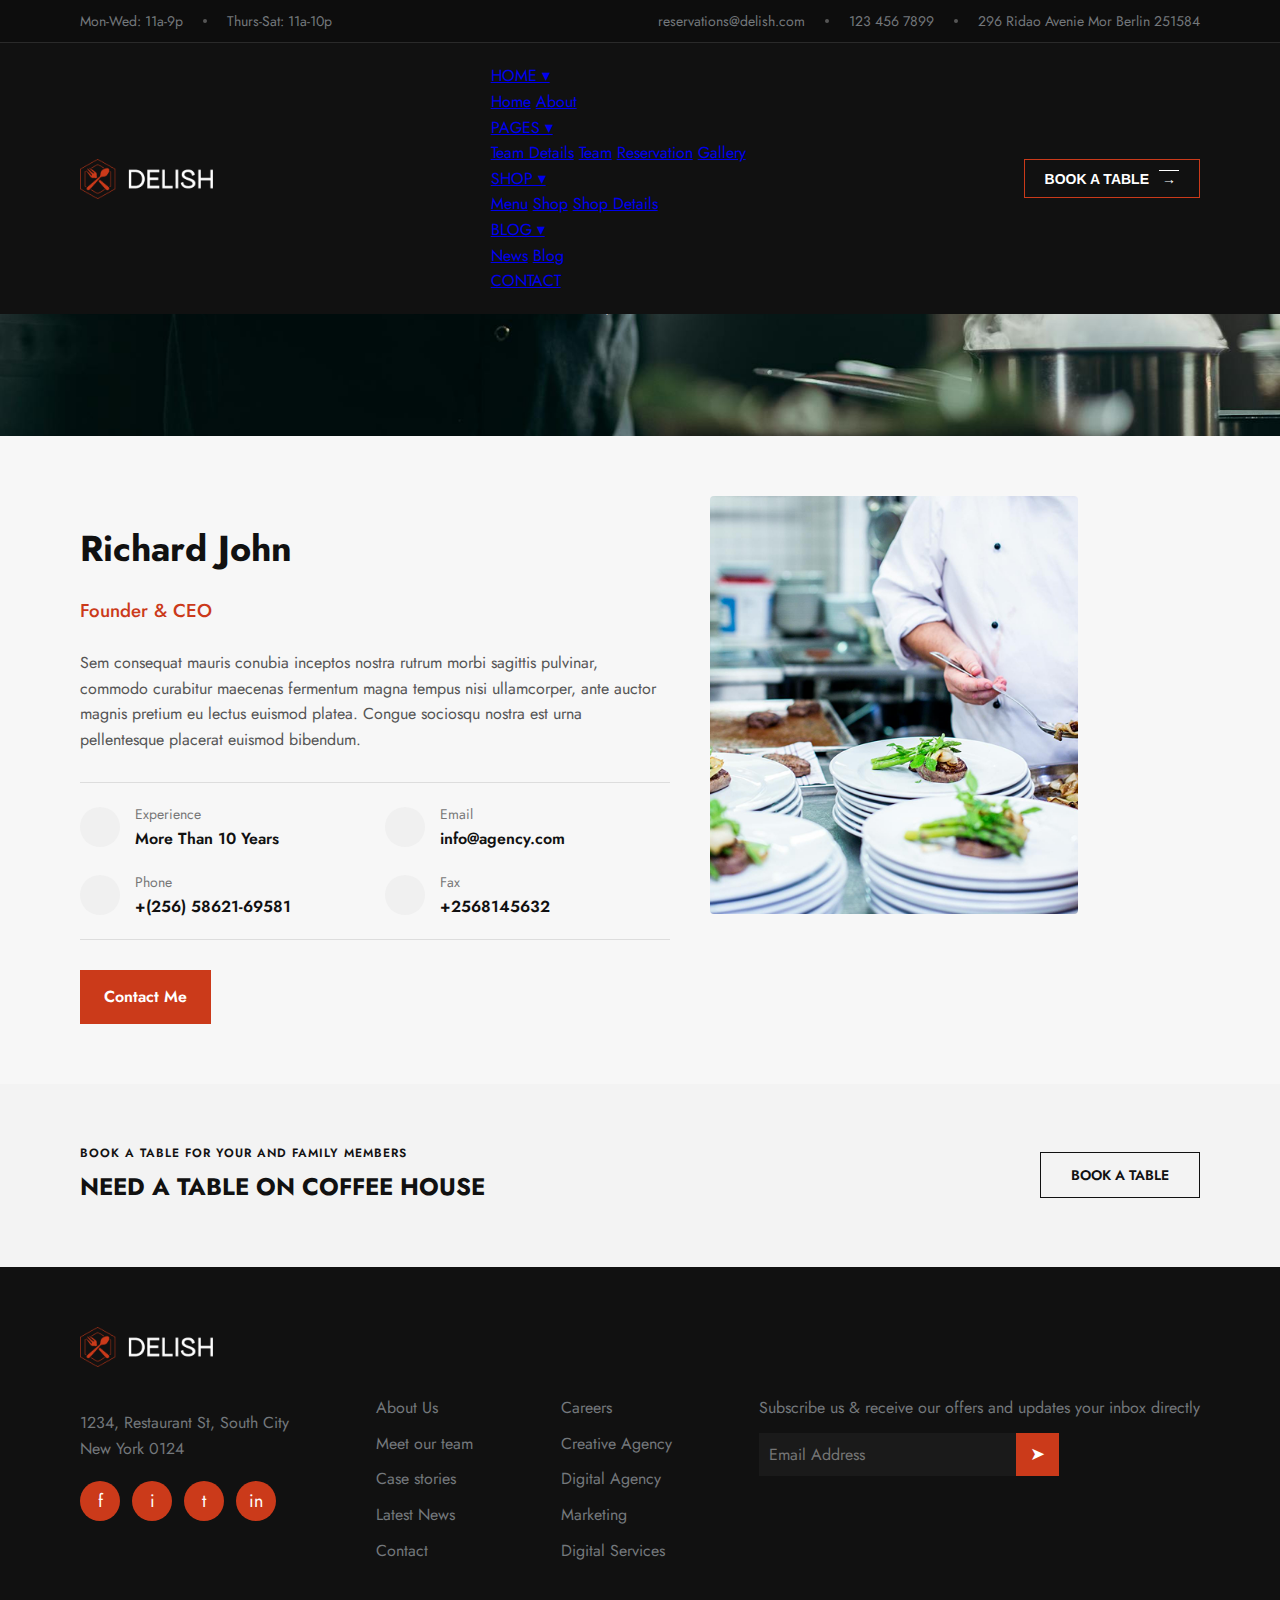
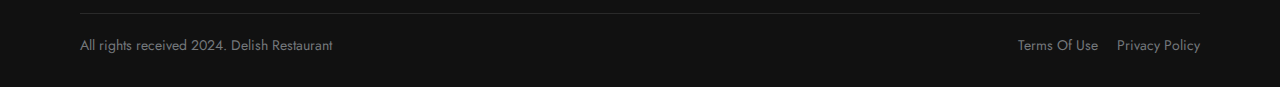
<file: teamDetails.html>
<!DOCTYPE html>
<html lang="en">
<head>
  <meta charset="UTF-8" />
  <meta name="viewport" content="width=device-width, initial-scale=1.0"/>
  <title>Delish Restaurant</title>
  <link rel="stylesheet" href="https://fonts.googleapis.com/css2?family=Jost:wght@400;500;700&display=swap">
  <link rel="stylesheet" href="style.css" />
  <link rel="stylesheet" href="about.css" />
  <link rel="stylesheet" href="teamDetails.css" />

</head>
<body>
 <!-- Top Info -->
   <div class="top">
  <div class="top-bar">
    <div class="left">
      <span>Mon-Wed: 11a-9p</span>
      <div class="divider"></div>
      <span>Thurs-Sat: 11a-10p</span>
    </div>
    <div class="right">
      <span>reservations@delish.com</span>
      <div class="divider"></div>
      <span>123 456 7899</span>
      <div class="divider"></div>
      <span>296 Ridao Avenie Mor Berlin 251584</span>
    </div>
  </div>

    <header class="main-header">
    <div class="logo">
      <img src="/images/logo.png" alt="Delish Logo">
    </div>
    <nav class="nav-links">
      <div class="dropdown">
        <a href="#">HOME ▾</a>
        <div class="dropdown-content">
          <a href="index.html">Home</a>
          <a href="about.html">About</a>
        </div>
      </div>
      <div class="dropdown">
        <a href="#">PAGES ▾</a>
        <div class="dropdown-content">
          <a href="teamDetails.html">Team Details</a>
          <a href="team.html">Team</a>
          <a href="reservation.html">Reservation</a>
          <a href="gallery.html">Gallery</a>
        </div>
      </div>
      <div class="dropdown">
        <a href="#">SHOP ▾</a>
        <div class="dropdown-content">
          <a href="menu.html">Menu</a>
          <a href="#">Shop</a>
          <a href="shop_details.html">Shop Details</a>
        </div>
      </div>
      <div class="dropdown">
        <a href="#">BLOG ▾</a>
        <div class="dropdown-content">
          <a href="LatestNews.html">News</a>
          <a href="blogDetails.html">Blog</a>
        </div>
      </div>
      <a href="contact.html">CONTACT</a>
    </nav>

    <button class="cta-button">BOOK A TABLE <span>→</span></button>
  </header>
</div>

  <!-- Team Details -->
<section class="teamDetails-hero-section">
  <div class="teamDetails-hero-content">
    <h1>CHEF DETAILS</h1>
    <p>Home / CHEF DETAILS</p>
  </div>
</section>

<section>
<div class="profile-section">
  <div class="profile-content">
    <h1>Richard John</h1>
    <h3>Founder &amp; CEO</h3>
    <p>
      Sem consequat mauris conubia inceptos nostra rutrum morbi sagittis pulvinar, commodo curabitur
      maecenas fermentum magna tempus nisi ullamcorper, ante auctor magnis pretium eu lectus euismod
      platea. Congue sociosqu nostra est urna pellentesque placerat euismod bibendum.
    </p>

    <div class="info-grid">
      <div class="info-box">
        <div class="icon"><i class="fas fa-user"></i></div>
        <div>
          <div class="label">Experience</div>
          <div class="value">More Than 10 Years</div>
        </div>
      </div>
      <div class="info-box">
        <div class="icon"><i class="fas fa-microphone-alt"></i></div>
        <div>
          <div class="label">Email</div>
          <div class="value">info@agency.com</div>
        </div>
      </div>
      <div class="info-box">
        <div class="icon"><i class="fas fa-user"></i></div>
        <div>
          <div class="label">Phone</div>
          <div class="value">+(256) 58621-69581</div>
        </div>
      </div>
      <div class="info-box">
        <div class="icon"><i class="fas fa-fax"></i></div>
        <div>
          <div class="label">Fax</div>
          <div class="value">+2568145632</div>
        </div>
      </div>
    </div>

    <a href="#" class="contact-btn">Contact Me</a>
  </div>

  <div class="profile-image">
    <img src="images/chef.png" alt="Chef Image"/>
  </div>
</div>
</section>

<section class="cta-strip">
  <div class="cta-content">
    <p class="subtext">BOOK A TABLE FOR YOUR AND FAMILY MEMBERS</p>
    <h3>NEED A TABLE ON COFFEE HOUSE</h3>
  </div>
  <div class="cta-button-wrap">
    <a href="#" class="cta-book-btn">BOOK A TABLE</a>
  </div>
</section>

<!-- FOOTER -->
   <footer>
    <div class="footer-container">
      
      <div class="footer-logo">
        <img src="/images/logo.png" alt="Delish Logo" />
        <p>1234, Restaurant St, South City<br>New York 0124</p>
        <div class="social-icons">
          <a href="#">f</a>
          <a href="#">i</a>
          <a href="#">t</a>
          <a href="#">in</a>
        </div>
      </div>

     
      <div class="footer-column">
        <h4>LINKS</h4>
        <ul>
          <li>About Us</li>
          <li>Meet our team</li>
          <li>Case stories</li>
          <li>Latest News</li>
          <li>Contact</li>
        </ul>
      </div>

      
      <div class="footer-column">
        <h4>OTHER LINK</h4>
        <ul>
          <li>Careers</li>
          <li>Creative Agency</li>
          <li>Digital Agency</li>
          <li>Marketing</li>
          <li>Digital Services</li>
        </ul>
      </div>

      
      <div class="footer-column newsletter">
        <h4>NEWSLETTER</h4>
        <p>Subscribe us & receive our offers and updates your inbox directly</p>
        <form class="newsletter-form">
          <input type="email" placeholder="Email Address" required />
          <button type="submit">➤</button>
        </form>
      </div>
    </div>

    <div class="footer-bottom">
      <span>All rights received 2024. Delish Restaurant</span>
      <span>
        <a href="#">Terms Of Use</a>
        <a href="#">Privacy Policy</a>
      </span>
    </div>
  </footer>

</body>
</html>
</file>
<file: style.css>
:root {
  --primary: #CB3A1A;
  --secondary: #111111;
  --paragraph: #74787C;
  --white: #ffffff;
  --dark-bg: #0d0d0d;
  --border-color: #2a2a2a;
  --light-bg: #fdf8f5;
}

body {
  margin: 0;
  font-family: 'Jost', sans-serif;
  background-color: var(--secondary);
  color: var(--white);
  line-height: 1.6;
  padding-top: 100px; 
}

/* Top Bar */

.top{
  position: fixed;
  top: 0;
  left: 0;
  width: 100%;
  z-index: 999;
}

.top-bar {
  display: flex;
  justify-content: space-between;
  align-items: center;
  padding: 10px 80px;
  font-size: 14px;
  background-color: var(--dark-bg);
  color: var(--paragraph);
  border-bottom: 1px solid var(--border-color);
  flex-wrap: wrap;
 
}

.top-bar .left,
.top-bar .right {
  display: flex;
  flex-wrap: wrap;
  gap: 20px;
  align-items: center;
}

.divider {
  width: 4px;
  height: 4px;
  background-color: #555;
  border-radius: 50%;
}

/* Header Nav */
.main-header {
   display: flex;
  justify-content: space-between;
  align-items: center;
  padding: 20px 80px;
  background-color: var(--secondary);
  flex-wrap: wrap;
  
}

.logo {
  display: flex;
  align-items: center;
  gap: 10px;
}

.logo img {
  height: 40px;
}

.logo span {
  font-size: 24px;
  font-weight: 700;
}

.main-header ul {
  list-style: none;
  display: flex;
  gap: 30px;
  padding: 0;
  margin: 0;
  flex-wrap: wrap;
  
}

.main-header ul li a{
  font-weight: 600;
  font-size: 14px;
  cursor: pointer;
  position: relative;
  color: var(--white);
}

.main-header ul li a::after {
  content: '▼';
  font-size: 10px;
  position: absolute;
  right: -12px;
  top: 1px;
}

.main-header ul li:last-child::after {
  display: none;
}


.cta-button {
  border: 1px solid var(--primary);
  color: var(--white);
  background: none;
  padding: 10px 20px;
  font-weight: 600;
  font-size: 14px;
  display: flex;
  align-items: center;
  gap: 10px;
  cursor: pointer;
  transition: background 0.3s;
  
}

.cta-button:hover {
  background: var(--primary);
}

.cta-button span {
  border-top: 1px solid var(--white);
  width: 20px;
}

/* Hero Section */
.hero {
  background-image: url('images/home.png');
  background-size: cover;
  background-position: center;
  height: 90vh;
  position: relative;
  display: flex;
  align-items: center;
  justify-content: center;
  color: white;
  
}

.hero-overlay {
  text-align: center;
  background: rgba(0, 0, 0, 0.4);
  padding: 40px;
}

.hero-overlay h2{
  color: #ffffff;
  margin-bottom: 10px;
}

.hero-overlay h1 {
  font-size: 60px;
  font-weight: 800;
  color: var(--white);
}

.hero-overlay p {
  font-size: 20px;
  margin-bottom: 20px;
}

.hero-buttons {
  margin-top: 20px;
}

.hero-buttons .btn {
  padding: 12px 24px;
  border: 1px solid white;
  background: none;
  color: white;
  margin-right: 10px;
  cursor: pointer;
  font-weight: 600;
}

.hero-buttons .primary {
  background-color: var(--primary);
  border: none;
}

.slider-dots {
  margin-top: 30px;
}

.slider-dots .dot {
  display: inline-block;
  width: 12px;
  height: 12px;
  margin: 0 6px;
  border-radius: 50%;
  background: #ffffff80;
}

.slider-dots .active {
  background: var(--primary);
}

/* Welcome Section */
.welcome {
  background: var(--white);
  padding: 80px 20px;
}

.container {
  max-width: 1200px;
  margin: auto;
}

.welcome-content {
  display: flex;
  justify-content: space-between;
  align-items: center;
  flex-wrap: wrap;
}

.text-box {
  flex: 1;
  padding: 20px;
}

.text-box .tag {
  color: var(--primary);
  font-weight: 600;
  font-size: 14px;
}

.text-box h2 {
  font-size: 36px;
  margin: 20px 0;
  color: var(--secondary);
}

.text-box p {
  font-size: 16px;
  color: var(--paragraph);
  margin-bottom: 10px;
}

.image-box {
  flex: 1;
  padding: 20px;
  text-align: center;
}

.img-placeholder {
  width: 100%;
  height: 300px;
  background: #ddd;
  display: flex;
  align-items: center;
  justify-content: center;
}
/* Footer Styles */
footer {
  padding: 60px 80px 30px;
  background-color: var(--secondary);
}

.footer-container {
  display: flex;
  justify-content: space-between;
  flex-wrap: wrap;
  gap: 40px;
}

.footer-logo img {
  height: 40px;
  margin-bottom: 20px;
}

.footer-logo p {
  font-size: 16px;
  color: var(--paragraph);
}

.social-icons {
  display: flex;
  gap: 12px;
  margin-top: 20px;
}

.social-icons a {
  background-color: var(--primary);
  color: var(--white);
  width: 40px;
  height: 40px;
  border-radius: 50%;
  display: flex;
  align-items: center;
  justify-content: center;
  text-decoration: none;
  font-size: 18px;
}

.footer-column h4 {
  font-weight: 700;
  font-size: 18px;
  margin-bottom: 16px;
}

.footer-column ul {
  list-style: none;
  padding: 0;
  margin: 0;
}

.footer-column ul li {
  color: var(--paragraph);
  font-size: 16px;
  margin-bottom: 10px;
  cursor: pointer;
}

.newsletter p {
  font-size: 16px;
  color: var(--paragraph);
  margin-bottom: 12px;
}

.newsletter-form {
  display: flex;
  max-width: 300px;
}

.newsletter-form input {
  padding: 10px;
  flex: 1;
  border: none;
  background-color: #1a1a1a;
  color: var(--white);
  font-size: 16px;
  font-family: 'Jost', sans-serif;
}

.newsletter-form button {
  background-color: var(--primary);
  border: none;
  color: var(--white);
  padding: 0 14px;
  font-size: 18px;
  cursor: pointer;
}

.footer-bottom {
  display: flex;
  justify-content: space-between;
  border-top: 1px solid var(--border-color);
  margin-top: 40px;
  padding-top: 20px;
  font-size: 14px;
  color: var(--paragraph);
  flex-wrap: wrap;
}

.footer-bottom a {
  color: var(--paragraph);
  text-decoration: none;
  margin-left: 15px;
}

/* services  */
.services {
  background-color: #fdf8f5;
  padding: 80px 20px;
  text-align: center;
}

.tag {
  display: inline-block;
  font-size: 14px;
  font-weight: 600;
  color: var(--primary);
  margin-bottom: 10px;
  text-transform: uppercase;
}

.section-title {
  font-size: 28px;
  font-weight: 700;
  margin-bottom: 40px;
  color: var(--secondary);
}

.service-cards {
  display: flex;
  justify-content: center;
  gap: 30px;
  flex-wrap: wrap;
}

.service-card {
  background: #fff;
  padding: 20px;
  border-radius: 10px;
  max-width: 300px;
  box-shadow: 0 0 15px rgba(0, 0, 0, 0.05);
  text-align: left;
}

.service-card img {
  width: 100%;
  border-radius: 8px;
  margin-bottom: 15px;
}

.service-card h3 {
  font-size: 20px;
  font-weight: 600;
  margin-bottom: 10px;
  color: var(--secondary);
}

.service-card p {
  color: var(--paragraph);
  font-size: 15px;
  margin-bottom: 12px;
  line-height: 1.6;
}

.service-card a {
  font-weight: 600;
  font-size: 14px;
  color: var(--primary);
  text-decoration: none;
}


/* Responsive Layouts */
@media (max-width: 992px) {
  .top-bar,
  .main-header,
  .footer-container,
  .footer-bottom {
    padding: 10px 20px;
  }

  nav ul {
    flex-direction: column;
    gap: 15px;
  }

  .cta-button {
    margin-top: 15px;
  }

  .footer-container {
    flex-direction: column;
    gap: 40px;
  }

  .footer-bottom {
    flex-direction: column;
    align-items: flex-start;
    gap: 10px;
  }
}
</file>
<file: about.css>
:root {
  --primary: #CB3A1A;
  --secondary: #111111;
  --paragraph: #74787C;
  --white: #ffffff;
  --light-bg: #f8f8f8;
}

body {
  margin: 0;
  font-family: 'Jost', sans-serif;
  background-color: var(--white);
  color: var(--secondary);
}

.hero-section {
  background: url('images/aboutus.png') center/cover no-repeat;
  color: var(--white);
  padding: 100px 20px;
  text-align: center;
}

.hero-section h1 {
  font-size: 48px;
  margin-bottom: 10px;
}

.hero-section p {
  font-size: 16px;
  color: #ddd;
}

.container {
  max-width: 1200px;
  margin: auto;
  padding: 60px 20px;
}

.about-content {
  background: var(--white);
}

.about-content .container {
  display: flex;
  flex-wrap: wrap;
  gap: 60px;
  align-items: center;
}

.about-left {
  flex: 1;
  min-width: 300px;
}

.about-left .tag {
  color: var(--primary);
  font-weight: 700;
  font-size: 12px;
  display: inline-block;
  margin-bottom: 10px;
  letter-spacing: 1px;
}

.about-left h2 {
  font-size: 32px;
  margin-bottom: 30px;
}

.feature {
  display: flex;
  align-items: flex-start;
  gap: 20px;
  margin-bottom: 20px;
}

.feature img {
  width: 32px;
  height: 32px;
}

.feature h4 {
  margin: 0;
  font-size: 18px;
  font-weight: 600;
}

.feature p {
  color: var(--paragraph);
  font-size: 14px;
}

.primary-btn {
  background-color: var(--secondary);
  color: var(--white);
  padding: 12px 24px;
  border: none;
  font-weight: 600;
  font-size: 14px;
  cursor: pointer;
  margin-top: 20px;
  border: 1px solid var(--secondary);
  transition: 0.3s;
}

.primary-btn:hover {
  background-color: var(--primary);
  border-color: var(--primary);
}

.about-right {
  flex: 1;
  min-width: 300px;
}

.about-right img {
  width: 100%;
  border-radius: 10px;
}

.food-gallery {
  background-color: var(--light-bg);
  text-align: center;
  padding: 80px 20px;
}

.food-gallery .tag {
  font-size: 12px;
  color: var(--primary);
  font-weight: bold;
  letter-spacing: 1px;
}

.food-gallery h2 {
  font-size: 32px;
  margin-bottom: 40px;
}

.gallery-grid {
  display: grid;
  grid-template-columns: repeat(auto-fit, minmax(180px, 1fr));
  gap: 20px;
}

.gallery-grid img {
  width: 100%;
  border-radius: 8px;
}

.food-category {
  background-color: var(--white);
  text-align: center;
  padding: 80px 20px;
}

.food-category .tag {
  font-size: 12px;
  color: var(--primary);
  font-weight: bold;
}

.food-category h2 {
  font-size: 32px;
  margin-bottom: 40px;
}

.category-grid {
  display: grid;
  grid-template-columns: repeat(auto-fit, minmax(240px, 1fr));
  gap: 30px;
}

.category-card {
  text-align: center;
}

.category-card img {
  width: 100%;
  border-radius: 10px;
  margin-bottom: 15px;
}

.category-card h4 {
  font-size: 18px;
  font-weight: 600;
}

.category-card p {
  font-size: 14px;
  color: var(--paragraph);
  padding: 0 10px;
}

.cta-strip {
  background-color: #f3f3f3;
  padding: 60px 80px;
  display: flex;
  justify-content: space-between;
  align-items: center;
  flex-wrap: wrap;
  gap: 20px;
}

.cta-content .subtext {
  font-size: 12px;
  color: var(--secondary);
  letter-spacing: 1px;
  font-weight: 600;
  text-transform: uppercase;
  margin: 0;
}

.cta-content h3 {
  font-size: 24px;
  font-weight: 700;
  margin: 5px 0 0;
  color: var(--secondary);
}

.cta-book-btn {
  background-color: transparent;
  color: var(--secondary);
  border: 1px solid var(--secondary);
  padding: 12px 30px;
  font-size: 14px;
  font-weight: 600;
  text-decoration: none;
  transition: 0.3s ease;
}

.cta-book-btn:hover {
  background-color: var(--primary);
  color: var(--white);
  border-color: var(--primary);
}

@media (max-width: 768px) {
  .cta-strip {
    flex-direction: column;
    text-align: center;
    padding: 40px 20px;
  }

  .cta-book-btn {
    margin-top: 20px;
  }
}
</file>
<file: contact.css>
:root {
  --primary: #CB3A1A;
  --secondary: #111111;
  --paragraph: #74787C;
  --white: #ffffff;
  --light-bg: #f8f8f8;
}

body {
  margin: 0;
  font-family: 'Jost', sans-serif;
  background-color: var(--white);
  color: var(--secondary);
}


.contact-hero{
  background: url('images/contact.png') center/cover no-repeat;
  color: var(--white);
  padding: 100px 20px;
  text-align: center;
}

.contact-hero h1 {
  font-size: 48px;
  margin-bottom: 10px;
}

.contact-hero p {
  font-size: 16px;
  color: #ddd;
}



.contact-section {
  background: #f9f9f9;
  padding: 80px 20px;
  display: flex;
  justify-content: center; 
}

.contact-container {
  max-width: 1200px;
  display: flex;
  flex-wrap: wrap;
  gap: 60px;
  width: 100%;
  align-items: center;
}

.contact-info {
  background: #fff;
  padding: 30px;
  box-shadow: 0 0 10px rgba(0,0,0,0.05);
  flex: 1;
  min-width: 280px;
  max-width: 350px;
}

.contact-info h3 {
  font-size: 16px;
  font-weight: 700;
  margin-bottom: 10px;
}

.contact-info p {
  font-size: 14px;
  color: #888;
}

.info-item {
  display: flex;
  align-items: flex-start;
  gap: 15px;
  margin-top: 20px;
}

.info-item i {
  color: #CB3A1A;
  font-size: 18px;
  margin-top: 5px;
}

.info-item strong {
  font-size: 14px;
  display: block;
  margin-bottom: 5px;
}

.closed {
  color: #CB3A1A;
}

.contact-form{
 background-color: var(--white);
  padding: 60px 20px;
  font-family: var(--font-main);
  max-width: 1000px;
  max-height: -20px;
  margin: auto;
  align-items: center;
  gap: 90px;
  justify-content: space-between;
}

.leave-message {
  background: #f5f5f5;
  padding: 40px;
  flex: 2;
  min-width: 300px;
}

.leave-message h2 {
  font-size: 20px;
  font-weight: 700;
  margin-bottom: 10px;
}

.leave-message p {
  font-size: 14px;
  color: #666;
  margin-bottom: 20px;
  max-width: 600px;
}

.leave-message form {
  display: flex;
  flex-direction: column;
  gap: 15px;
}

.form-row {
  display: flex;
  gap: 15px;
  flex-wrap: wrap;
}

.form-row input {
  flex: 1;
  padding: 12px;
  border: 1px solid #ddd;
  font-size: 14px;
}

textarea {
  min-height: 120px;
  padding: 12px;
  border: 1px solid #ddd;
  font-size: 14px;
}

select {
  padding: 12px;
  border: 1px solid #ddd;
  font-size: 14px;
}

.leave-message button {
  background: #CB3A1A;
  color: white;
  border: none;
  padding: 14px;
  font-weight: 600;
  cursor: pointer;
  transition: 0.3s;
}

.leave-message button:hover {
  background: #a83012;
}

@media (max-width: 768px) {
  .contact-container {
    flex-direction: column;
  }

  .form-row {
    flex-direction: column;
  }
}
</file>
<file: gallery.css>
:root {
  --primary: #CB3A1A;
  --secondary: #111111;
  --paragraph: #74787C;
  --white: #ffffff;
  --light-bg: #f1eaea;
}

body {
  margin: 0;
  font-family: 'Jost', sans-serif;
  background-color: var(--white);
  color: var(--secondary);
}

.hero-section {
  background: url('images/gallery.png') center/cover no-repeat;
  color: var(--white);
  padding: 100px 20px;
  text-align: center;
}

.hero-section h1 {
  font-size: 48px;
  margin-bottom: 10px;
}

.hero-section p {
  font-size: 16px;
  color: #ddd;
}

.food-gallery {
  background-color: var(--light-bg);
  text-align: center;
  padding: 80px 20px;
}

.food-gallery .tag {
  font-size: 12px;
  color: var(--primary);
  font-weight: bold;
  letter-spacing: 1px;
}

.food-gallery h2 {
  font-size: 32px;
  margin-bottom: 40px;
}

.gallery-grid {
  display: grid;
  grid-template-columns: repeat(auto-fit, minmax(180px, 1fr));
  gap: 20px;
}

.gallery-grid img {
  width: 100%;
  border-radius: 8px;
}

.category-grid {
  display: grid;
  grid-template-columns: repeat(auto-fit, minmax(240px, 1fr));
  gap: 30px;
}

.category-card {
  text-align: center;
}

.category-card img {
  width: 100%;
  border-radius: 10px;
  margin-bottom: 15px;
}

.category-card h4 {
  font-size: 18px;
  font-weight: 600;
}

.category-card p {
  font-size: 14px;
  color: var(--paragraph);
  padding: 0 10px;
}

.cta-strip {
  background-color: #f3f3f3;
  padding: 60px 80px;
  display: flex;
  justify-content: space-between;
  align-items: center;
  flex-wrap: wrap;
  gap: 20px;
}

.cta-content .subtext {
  font-size: 12px;
  color: var(--secondary);
  letter-spacing: 1px;
  font-weight: 600;
  text-transform: uppercase;
  margin: 0;
}

.cta-content h3 {
  font-size: 24px;
  font-weight: 700;
  margin: 5px 0 0;
  color: var(--secondary);
}

.cta-book-btn {
  background-color: transparent;
  color: var(--secondary);
  border: 1px solid var(--secondary);
  padding: 12px 30px;
  font-size: 14px;
  font-weight: 600;
  text-decoration: none;
  transition: 0.3s ease;
}

.cta-book-btn:hover {
  background-color: var(--primary);
  color: var(--white);
  border-color: var(--primary);
}

@media (max-width: 768px) {
  .cta-strip {
    flex-direction: column;
    text-align: center;
    padding: 40px 20px;
  }

  .cta-book-btn {
    margin-top: 20px;
  }
}
</file>
<file: LatestNews.css>
:root {
  --primary: #CB3A1A;
  --secondary: #111111;
  --paragraph: #74787C;
  --white: #ffffff;
  --light-bg: #f8f8f8;
}

body {
  margin: 0;
  font-family: 'Jost', sans-serif;
  background-color: var(--white);
  color: var(--secondary);
}

/* Blog Hero Section */
.blog-hero {
  background: url('images/LatestNews.png') center/cover no-repeat;
  padding: 100px 20px;
  text-align: center;
  color: var(--white);
}

.blog-hero h1 {
  font-size: 48px;
  font-weight: 700;
}

/* Blog Container */
.blog-section {
  padding: 60px 20px;
  background: var(--light-bg);
}

.blog-container {
  display: flex;
  gap: 40px;
  max-width: 1200px;
  margin: 0 auto;
  flex-wrap: nowrap;
}

.blog-main {
  flex: 0 0 65%;
}

.blog-sidebar {
  flex: 0 0 30%;
  background: #f1f1f1;
  padding: 20px;
  border-radius: 6px;
  box-shadow: 0 2px 10px rgba(0,0,0,0.05);
}

/* Blog Item */
.blog-item {
  background: var(--white);
  border: 1px solid #eee;
  margin-bottom: 40px;
  box-shadow: 0 2px 8px rgba(0,0,0,0.05);
  border-radius: 6px;
  overflow: hidden;
  transition: 0.3s;
}

.blog-item:hover {
  box-shadow: 0 6px 20px rgba(0,0,0,0.12);
}

.blog-item img {
  width: 100%;
  height: auto;
  display: block;
}

.blog-item .blog-meta {
  padding: 15px 25px 0;
  font-size: 13px;
  color: #888;
  display: flex;
  gap: 15px;
  flex-wrap: wrap;
}

.blog-item h3 {
  font-size: 22px;
  font-weight: 700;
  padding: 10px 25px;
  margin: 0;
  text-transform: uppercase;
}

.blog-item p {
  padding: 0 25px 20px;
  font-size: 15px;
  color: var(--paragraph);
}

.blog-item a {
  display: inline-block;
  margin: 0 25px 20px;
  font-size: 14px;
  color: var(--primary);
  text-decoration: none;
  font-weight: 600;
}

.blog-item a:hover {
  text-decoration: underline;
}

/* Sidebar Widgets */
.sidebar-widget {
  margin-bottom: 40px;
}

.sidebar-widget h4 {
  font-size: 18px;
  font-weight: 600;
  margin-bottom: 20px;
  border-bottom: 2px solid #eee;
  padding-bottom: 10px;
}

.search-box {
  display: flex;
  gap: 10px;
  margin-bottom: 20px;
}

.search-box input {
  flex: 1;
  padding: 10px 15px;
  border: 1px solid #ddd;
  border-radius: 4px;
  font-size: 14px;
}

.search-box button {
  width: 40px;
  background: var(--primary);
  color: var(--white);
  border: none;
  border-radius: 4px;
  cursor: pointer;
}

.recent-posts ul,
.categories ul {
  list-style: none;
  padding: 0;
  margin: 0;
}

.recent-posts ul li,
.categories ul li {
  display: flex;
  gap: 12px;
  margin-bottom: 15px;
  font-size: 14px;
  align-items: center;
}

.recent-posts img {
  width: 60px;
  height: 60px;
  object-fit: cover;
  border-radius: 4px;
}

.categories li a {
  color: var(--secondary);
  text-decoration: none;
}

.categories li a:hover {
  color: var(--primary);
}

.gallery-grid {
  display: grid;
  grid-template-columns: repeat(3, 1fr);
  gap: 6px;
}

.gallery-grid img {
  width: 100%;
  height: 80px;
  object-fit: cover;
  border-radius: 4px;
}

.tags {
  display: flex;
  flex-wrap: wrap;
  gap: 8px;
}

.tags span {
  background: #eee;
  padding: 6px 12px;
  font-size: 13px;
  border-radius: 3px;
  cursor: pointer;
}

.tags span:hover {
  background: var(--primary);
  color: var(--white);
}

.pagination {
  display: flex;
  justify-content: center;
  gap: 10px;
  margin-top: 40px;
}

.pagination a {
  padding: 8px 14px;
  background: #f2f2f2;
  color: var(--secondary);
  text-decoration: none;
  font-size: 14px;
  font-weight: 500;
}

.pagination a.active,
.pagination a:hover {
  background: var(--primary);
  color: var(--white);
}

@media (max-width: 1024px) {
  .blog-container {
    flex-direction: column;
  }

  .blog-main,
  .blog-sidebar {
    flex: 1 1 100%;
  }
}

@media (max-width: 768px) {
  .blog-hero h1 {
    font-size: 32px;
  }

  .gallery-grid {
    grid-template-columns: repeat(3, 1fr);
  }
}

@media (max-width: 480px) {
  .gallery-grid {
    grid-template-columns: repeat(2, 1fr);
  }

  .tags {
    gap: 5px;
  }

  .tags span {
    font-size: 12px;
    padding: 4px 8px;
  }
}
</file>
<file: reservation.css>
:root {
  --primary: #CB3A1A;
  --secondary: #111111;
  --paragraph: #74787C;
  --white: #ffffff;
  --light-bg: #f8f8f8;
}

body {
  margin: 0;
  font-family: 'Jost', sans-serif;
  background-color: var(--white);
  color: var(--secondary);
}

/* Hero Section */
.reservation-hero {
  background: url('images/reservationHero.png') center/cover no-repeat;
  color: var(--white);
  padding: 100px 20px;
  text-align: center;
}

.reservation-hero h1 {
  font-size: 48px;
  margin-bottom: 10px;
  font-weight: 700;
}

.reservation-hero p {
  color: #eee;
  font-size: 16px;
}

/* Reservation Section */
.reservation-section {
  background-color: #0d0d0d;
  padding: 80px 20px;
  color: #ffffff;
}

.reservation-form {
  max-width: 1200px;
  margin: 0 auto;
  display: flex;
  flex-wrap: wrap;
  gap: 20px;
}

.reservation-form .form-group {
  flex: 1 1 calc(33.33% - 20px);
  display: flex;
  flex-direction: column;
}

.reservation-form .form-group.full {
  flex: 1 1 100%;
}

.reservation-form label {
  font-size: 13px;
  color: #ccc;
  margin-bottom: 6px;
  font-weight: 500;
}

.reservation-form input,
.reservation-form textarea {
  padding: 12px 15px;
  border: 1px solid #2a2a2a;
  background-color: transparent;
  color: #ffffff;
  font-size: 15px;
  border-radius: 3px;
}

.reservation-form textarea {
  min-height: 120px;
  resize: vertical;
}

.reservation-btn {
  display: block;
  margin: 40px auto 0;
  background-color: #CB3A1A;
  color: #ffffff;
  padding: 14px 40px;
  font-weight: 600;
  border: none;
  border-radius: 2px;
  font-size: 15px;
  cursor: pointer;
  transition: background-color 0.3s ease;
}

.reservation-btn:hover {
  background-color: #a43013;
}

/* Restaurant Info Section */
.restaurant-info {
  display: flex;
  flex-wrap: wrap;
  justify-content: center;
  align-items: flex-start;
  padding: 80px 20px;
  background-color: #ffffff;
  gap: 40px;
  position: relative;
}

.restaurant-info .image-box {
  flex: 1 1 50%;
  position: relative;
  max-width: 500px;
}

.restaurant-info .image-box img:first-child {
  width: 100%;
  border-radius: 4px;
  display: block;
}

.restaurant-info .overlay-img {
  width: 180px;
  position: absolute;
  bottom: -30px;
  right: -30px;
  border: 4px solid #ffffff;
  box-shadow: 0 10px 20px rgba(0,0,0,0.15);
  border-radius: 6px;
  z-index: 10;
}

.restaurant-info .info-boxes {
  flex: 1 1 40%;
  display: flex;
  flex-direction: column;
  gap: 20px;
  max-width: 400px;
}

.info-box {
  background-color: #ffffff;
  padding: 25px 30px;
  border-radius: 6px;
  box-shadow: 0 5px 20px rgba(0,0,0,0.05);
}

.info-box h4 {
  font-size: 15px;
  font-weight: 700;
  margin-bottom: 10px;
  color: #111111;
  text-transform: uppercase;
}

.info-box p {
  font-size: 14px;
  color: #555555;
  margin: 0;
  line-height: 1.6;
}



/* Responsive */
@media (max-width: 1024px) {
  .reservation-form .form-group {
    flex: 1 1 calc(50% - 16px);
  }

  .restaurant-info {
    flex-direction: column;
    align-items: center;
    gap: 40px;
  }

  .restaurant-info .info-boxes {
    padding: 0;
  }
}

@media (max-width: 768px) {
  .reservation-form .form-group {
    flex: 1 1 100%;
  }

  .reservation-section h2 {
    font-size: 28px;
    margin-bottom: 30px;
  }

  .info-box {
    padding: 20px;
  }
}
</file>
<file: team.css>
:root {
  --primary: #CB3A1A;
  --secondary: #111111;
  --paragraph: #74787C;
  --white: #ffffff;
  --light-bg: #f8f8f8;
}

body {
  margin: 0;
  font-family: 'Jost', sans-serif;
  background-color: var(--white);
  color: var(--secondary);
}

.team-hero-section{
   background: url('images/team.png') center/cover no-repeat;
  color: var(--white);
  padding: 100px 20px;
  text-align: center;
}

.team-section {
  padding: 60px 5%;
  background-color: var(--white);
}

.team-container {
  display: grid;
  grid-template-columns: repeat(auto-fit, minmax(240px, 1fr));
  gap: 40px;
  justify-content: center;
}

.team-member {
  background-color: var(--white);
  border: 1px solid #eeeeee;
  text-align: center;
  padding-bottom: 20px;
  box-shadow: 0 0 10px rgba(0, 0, 0, 0.03);
  transition: transform 0.3s ease;
}

.team-member:hover {
  transform: translateY(-5px);
}

.team-member img {
  width: 100%;
  height: auto;
  display: block;
  object-fit: cover;
  border-bottom: 1px solid #eee;
}

.team-member h3 {
  margin: 20px 0 6px;
  font-size: 15px;
  font-weight: 700;
  color: var(--secondary);
}

.team-member p {
  margin: 0;
  font-size: 12px;
  color: var(--paragraph);
  font-weight: 500;
}

@media (max-width: 768px) {
  .team-container {
    grid-template-columns: repeat(2, 1fr);
    gap: 24px;
  }
}

@media (max-width: 480px) {
  .team-container {
    grid-template-columns: 1fr;
    gap: 20px;
  }
}
</file>
<file: teamDetails.css>
:root {
  --primary: #CB3A1A;
  --secondary: #111111;
  --paragraph: #74787C;
  --white: #ffffff;
  --light-bg: #f8f8f8;
}

body {
  margin: 0;
  font-family: 'Jost', sans-serif;
  background-color: var(--white);
  color: var(--secondary);
}
.teamDetails-hero-section{
  background: url('images/teamDetails.png') center/cover no-repeat;
  color: var(--white);
  padding: 100px 20px;
  text-align: center;
}
.profile-section {
  display: flex;
  flex-wrap: wrap;
  justify-content: space-between;
  padding: 60px 80px;
  background-color: #f7f7f7;
}

.profile-content {
  flex: 1 1 500px;
  padding-right: 40px;
}

.profile-content h1 {
  font-size: 36px;
  font-weight: 700;
  margin-bottom: 10px;
  color: #111;
}

.profile-content h3 {
  color: #cb3a1a;
  font-weight: 500;
  margin-bottom: 24px;
}

.profile-content p {
  color: #555;
  line-height: 1.6;
  font-size: 16px;
  margin-bottom: 30px;
}

.info-grid {
  display: grid;
  grid-template-columns: repeat(auto-fit, minmax(240px, 1fr));
  gap: 20px;
  border-top: 1px solid #ddd;
  border-bottom: 1px solid #ddd;
  padding: 20px 0;
  margin-bottom: 30px;
}

.info-box {
  display: flex;
  gap: 15px;
  align-items: center;
}

.icon {
  background-color: #f0f0f0;
  color: #cb3a1a;
  width: 40px;
  height: 40px;
  border-radius: 50%;
  display: flex;
  justify-content: center;
  align-items: center;
  font-size: 16px;
}

.label {
  font-size: 14px;
  color: #777;
}

.value {
  font-weight: 600;
  font-size: 16px;
  color: #111;
}

.contact-btn {
  display: inline-block;
  background-color: #cb3a1a;
  color: #fff;
  padding: 14px 24px;
  text-decoration: none;
  font-weight: 600;
  border: none;
  cursor: pointer;
  transition: background 0.3s;
}

.contact-btn:hover {
  background-color: #a9300f;
}

.profile-image {
  flex: 1 1 400px;
}

.profile-image img {
    width: 75%;
    height: auto;
    display: block;
    border-radius: 4px;
}


@media (max-width: 992px) {
.chef-container {
flex-direction: column;
}

.chef-image,
.chef-content {
max-width: 100%;
}
}
</file>
